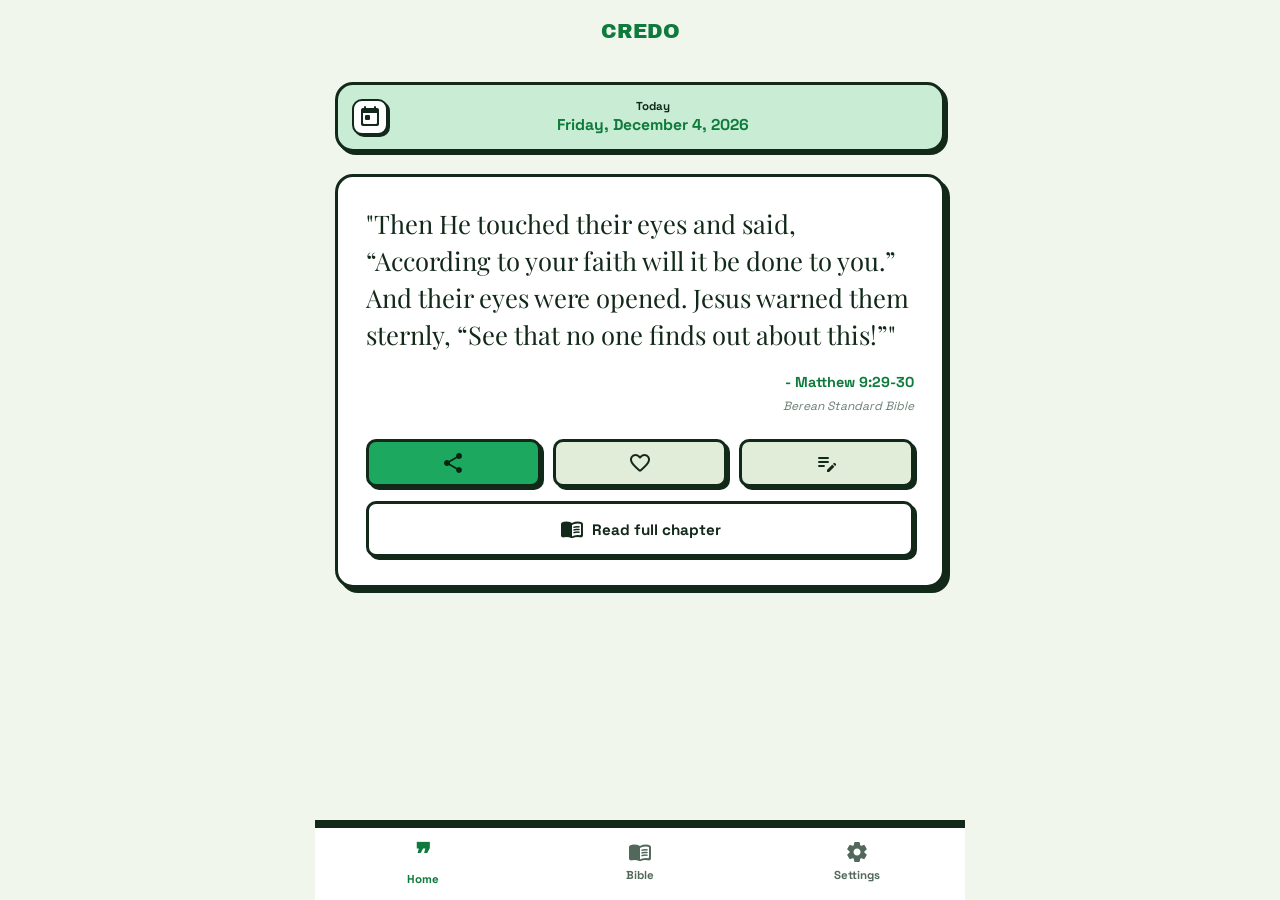
<file: public/index.html>
<!DOCTYPE html>
<html lang="en">
<head>
    <meta charset="UTF-8">
    <meta name="viewport" content="width=device-width, initial-scale=1.0, viewport-fit=cover">
    <meta name="mobile-web-app-capable" content="yes">
    <meta name="apple-mobile-web-app-capable" content="yes">
    <meta name="apple-mobile-web-app-status-bar-style" content="black-translucent">
    <meta name="theme-color" content="#F1F6EC">
    <link rel="manifest" href="manifest.json">
    <link rel="icon" href="data:image/svg+xml,%3Csvg xmlns='http://www.w3.org/2000/svg' viewBox='0 0 32 32'%3E%3Crect x='2' y='4' width='27' height='27' rx='6' fill='%231CA85E'/%3E%3Crect x='5' y='1' width='27' height='27' rx='6' fill='%23FFFFFF' stroke='%2312291A' stroke-width='2'/%3E%3Ctext x='18' y='21' font-size='15' font-family='Arial Black,Arial,sans-serif' font-weight='900' text-anchor='middle' fill='%2312291A'%3EC%3C/text%3E%3C/svg%3E">
    <link rel="apple-touch-icon" href="icons/icon-192x192.png">

    <title>Credo – Daily Gospel Verse</title>
    <meta name="description" content="A daily Bible verse — the Gospel passage of the day from the Berean Standard Bible (BSB). Save favorites, write private notes and share it as a 9:16 image. Free web app and PWA.">
    <meta name="keywords" content="daily bible verse, gospel of the day, daily gospel, berean standard bible, bsb, scripture, bible passages, liturgical calendar, christian web app, bible pwa">
    <meta name="author" content="Lovro Abram">
    <link rel="canonical" href="https://credo.labram.workers.dev/">

    <!-- Open Graph -->
    <meta property="og:type" content="website">
    <meta property="og:site_name" content="Credo">
    <meta property="og:url" content="https://credo.labram.workers.dev/">
    <meta property="og:title" content="Credo – Daily Gospel Verse">
    <meta property="og:description" content="A Gospel verse every day — favorites, notes and a wallpaper editor. Free Bible web app.">
    <meta property="og:image" content="https://credo.labram.workers.dev/og-image.png">
    <meta property="og:image:width" content="1200">
    <meta property="og:image:height" content="630">
    <meta property="og:image:alt" content="Credo – daily Gospel verse, Berean Standard Bible">
    <meta property="og:locale" content="en_US">

    <!-- Twitter Card -->
    <meta name="twitter:card" content="summary_large_image">
    <meta name="twitter:title" content="Credo – Daily Gospel Verse">
    <meta name="twitter:description" content="A Gospel verse every day — from the Berean Standard Bible.">
    <meta name="twitter:image" content="https://credo.labram.workers.dev/og-image.png">
    <meta name="twitter:image:alt" content="Credo – daily Gospel verse, Berean Standard Bible">

    <!-- Structured data -->
    <script type="application/ld+json">
    {
      "@context": "https://schema.org",
      "@type": "WebApplication",
      "name": "Credo",
      "alternateName": "Credo – Daily Gospel Verse",
      "url": "https://credo.labram.workers.dev/",
      "applicationCategory": "LifestyleApplication",
      "operatingSystem": "Any",
      "description": "A Bible (Gospel) verse every day from the Berean Standard Bible (public domain), following the daily liturgical calendar. Save favorites, write notes and create wallpapers. Free English-language PWA.",
      "inLanguage": "en",
      "isAccessibleForFree": true,
      "offers": {
        "@type": "Offer",
        "price": "0",
        "priceCurrency": "EUR"
      }
    }
    </script>
    <link rel="stylesheet" href="css/fonts.css?v=28">
    <link rel="stylesheet" href="css/style.css?v=28">
</head>
<body data-page="home">

    <div id="app-container">
        <header>
            <h1>Credo</h1>
        </header>

        <main>
            <div class="card date-card">
                <button class="date-picker-btn" onclick="openDatePicker()" aria-label="Choose date">
                    <span class="material-icons-round" aria-hidden="true">today</span>
                </button>
                <div class="date-content">
                    <div id="date-label" class="date-label" data-i18n="today">Today</div>
                    <div id="current-date" class="date-text">...</div>
                </div>
                <input type="date" id="hidden-date-input" onchange="handleDateChange(this.value)" tabindex="-1" aria-label="Change date" style="opacity: 0; position: absolute; pointer-events: none; width:1px; height:1px;">
            </div>

            <div class="card">
                <div id="quote-content-wrapper">
                    <div id="daily-quote-text" class="quote-text">...</div>
                    <div id="daily-quote-author" class="quote-author"></div>
                    <div id="daily-quote-source" class="quote-source" style="display:none;"></div>
                    <div class="action-buttons">
                        <button class="action-btn primary" onclick="onShareClick()" aria-label="Share passage">
                            <span class="material-icons-round" aria-hidden="true">share</span>
                        </button>
                        <button id="btn-fav-daily" class="action-btn fav" onclick="toggleCurrentFavorite()" aria-label="Save to favorites">
                            <span class="material-icons-round" aria-hidden="true">favorite_border</span>
                        </button>
                        <button class="action-btn" onclick="openNotesModal()" aria-label="Add a thought">
                            <span class="material-icons-round" aria-hidden="true">edit_note</span>
                        </button>
                    </div>
                    <!-- Deep link into the Bible reader: opens the WHOLE chapter
                         of the daily verse and highlights + scrolls to the verse. -->
                    <button id="btn-full-chapter" class="btn btn-secondary" onclick="goToFullChapter()" style="display:none; width:100%; margin-top:14px;">
                        <span class="material-icons-round" aria-hidden="true">menu_book</span>
                        <span data-i18n="read_full_chapter">Read full chapter</span>
                    </button>
                </div>
            </div>
        </main>

        <!-- Bottom Navigation -->
        <nav class="bottom-nav">
            <a href="./" class="nav-item active">
                <span class="nav-quote-icon" aria-hidden="true">❞</span>
                <span data-i18n="nav_today">Home</span>
            </a>
            <a href="bible" class="nav-item">
                <span class="material-icons-round" aria-hidden="true">menu_book</span>
                <span data-i18n="nav_bible">Bible</span>
            </a>
            <a href="settings" class="nav-item">
                <span class="material-icons-round" aria-hidden="true">settings</span>
                <span data-i18n="nav_settings">Settings</span>
            </a>
        </nav>
    </div>

    <!-- Notes Modal -->
    <div id="notes-modal" class="modal-overlay" role="dialog" aria-modal="true" aria-labelledby="notes-modal-title">
        <div class="modal-card">
            <div class="modal-header">
                <h3 class="modal-title" id="notes-modal-title" data-i18n="my_thoughts">My Thoughts</h3>
                <button class="btn btn-icon-only btn-secondary" style="width:auto;" onclick="closeNotesModal()">
                    <span class="material-icons-round" aria-hidden="true">close</span>
                </button>
            </div>
            <div id="modal-quote-ref" class="modal-quote-ref">
                <span id="modal-quote-text" class="modal-quote-text">...</span>
                <span id="modal-quote-author" class="modal-quote-author">...</span>
            </div>

            <textarea id="modal-note-input" class="modal-note-area" placeholder="..." oninput="saveNoteFromModal()"></textarea>
            <button class="btn btn-primary" onclick="closeNotesModal()" data-i18n="save_close">Save & Close</button>
        </div>
    </div>

    <!-- Share Modal -->
    <div id="share-modal" class="modal-overlay" role="dialog" aria-modal="true" aria-labelledby="share-modal-title">
        <div class="modal-card">
            <div class="modal-header">
                <h3 class="modal-title" id="share-modal-title" data-i18n="share_quote">Share Passage</h3>
                <button class="btn btn-icon-only btn-secondary" style="width:auto;" onclick="closeShareModal()">
                    <span class="material-icons-round" aria-hidden="true">close</span>
                </button>
            </div>
            <div id="share-quote-ref" class="modal-quote-ref">
                <span id="share-quote-text" class="modal-quote-text">...</span>
                <span id="share-quote-author" class="modal-quote-author">...</span>
            </div>

            <div class="share-options">
                <button class="share-option" onclick="shareDesktopAction('download')">
                    <span class="share-icon si-download"><span class="material-icons-round" aria-hidden="true">download</span></span>
                    <span class="share-label" data-i18n="share_download">Download image</span>
                    <span class="share-hint" data-i18n="share_hint_download">9:16 image</span>
                </button>
                <button class="share-option" onclick="shareDesktopAction('copy')">
                    <span class="share-icon si-copy"><span class="material-icons-round" aria-hidden="true">content_copy</span></span>
                    <span class="share-label" data-i18n="share_copy_text">Copy passage</span>
                    <span class="share-hint" data-i18n="share_hint_text">text + link</span>
                </button>
            </div>

            <p class="share-note" data-i18n="share_note">The image is 9:16 — perfect for an Instagram story or wallpaper. On phones, the Share button opens the system share sheet right away, with the image and the passage.</p>
        </div>
    </div>

    <!-- Toast -->
    <div id="toast" class="toast" role="status" aria-live="polite">
        <span class="material-icons-round toast-icon" aria-hidden="true">check_circle</span>
        <span id="toast-message">Message</span>
    </div>

    <script src="js/app.js?v=28"></script>
    <script>
        function openDatePicker() {
            const input = document.getElementById('hidden-date-input');
            if (input.showPicker) {
                try {
                    input.showPicker();
                } catch (e) {
                    input.click();
                }
            } else {
                input.click();
            }
        }

        // Initialize home page
        document.addEventListener('DOMContentLoaded', () => {
            loadSettings();
            loadDate();
            loadDailyQuote();
            updateTexts();
        });
    </script>
</body>
</html>
</file>
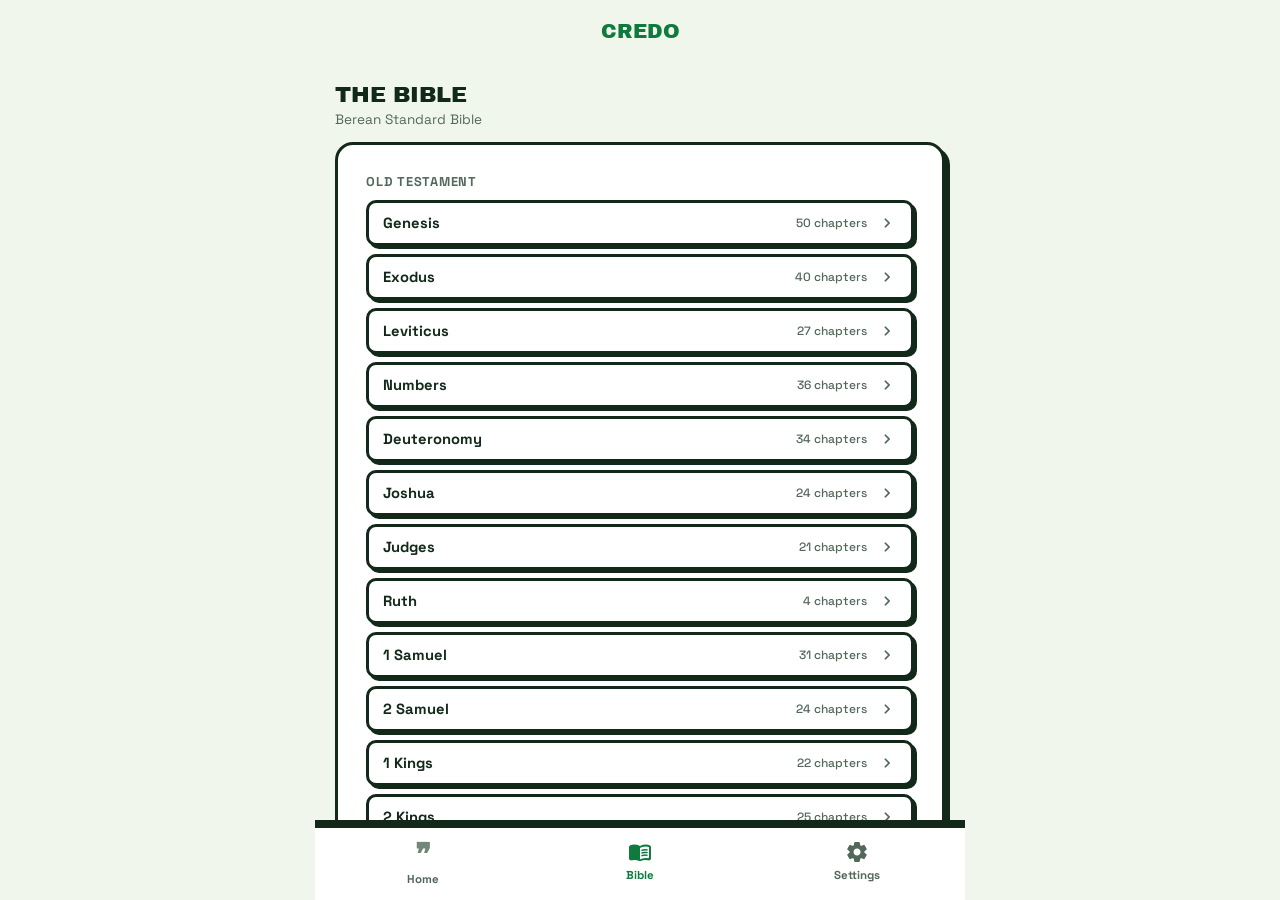
<file: public/bible.html>
<!DOCTYPE html>
<html lang="en">
<head>
    <meta charset="UTF-8">
    <meta name="viewport" content="width=device-width, initial-scale=1.0, viewport-fit=cover">
    <meta name="mobile-web-app-capable" content="yes">
    <meta name="apple-mobile-web-app-capable" content="yes">
    <meta name="apple-mobile-web-app-status-bar-style" content="black-translucent">
    <meta name="theme-color" content="#F1F6EC">
    <link rel="manifest" href="manifest.json">
    <link rel="icon" href="data:image/svg+xml,%3Csvg xmlns='http://www.w3.org/2000/svg' viewBox='0 0 32 32'%3E%3Crect x='2' y='4' width='27' height='27' rx='6' fill='%231CA85E'/%3E%3Crect x='5' y='1' width='27' height='27' rx='6' fill='%23FFFFFF' stroke='%2312291A' stroke-width='2'/%3E%3Ctext x='18' y='21' font-size='15' font-family='Arial Black,Arial,sans-serif' font-weight='900' text-anchor='middle' fill='%2312291A'%3EC%3C/text%3E%3C/svg%3E">
    <link rel="apple-touch-icon" href="icons/icon-192x192.png">

    <title>Bible – Credo</title>
    <meta name="description" content="Read the whole Holy Bible online — all 66 books in the Berean Standard Bible (BSB, public domain). Free web app and PWA.">
    <meta name="robots" content="noindex, follow">
    <link rel="canonical" href="https://credo.labram.workers.dev/bible">

    <!-- Open Graph -->
    <meta property="og:type" content="website">
    <meta property="og:site_name" content="Credo">
    <meta property="og:url" content="https://credo.labram.workers.dev/bible">
    <meta property="og:title" content="Bible – Credo">
    <meta property="og:description" content="Read the whole Holy Bible online — Berean Standard Bible (public domain).">
    <meta property="og:image" content="https://credo.labram.workers.dev/og-image.png">
    <meta property="og:image:width" content="1200">
    <meta property="og:image:height" content="630">
    <meta property="og:locale" content="en_US">
    <link rel="stylesheet" href="css/fonts.css?v=28">
    <link rel="stylesheet" href="css/style.css?v=28">
</head>
<body data-page="bible">

    <div id="app-container">
        <header>
            <!-- Back arrow lives IN the header, same line as the Credo title
                 (same pattern as the wallpaper editor). The header is part of
                 the fixed app shell, so it stays put however far the chapter
                 text is scrolled. Shown only while a chapter is open —
                 bible.js toggles .show. -->
            <button class="bible-back" id="bible-back" onclick="backToLibrary()" aria-label="All books">
                <span class="material-icons-round" aria-hidden="true">arrow_back</span>
            </button>
            <h1>Credo</h1>
        </header>

        <main>
            <h2 class="vh" data-i18n="nav_bible">Bible</h2>

            <!-- Offline state: shown when the book index cannot be fetched.
                 Bible reading is online-only BY DESIGN (see sw.js — bsb-full
                 data is never cached); daily passage + favorites + notes
                 still work offline. -->
            <div id="bible-offline" class="card bible-offline" style="display:none;">
                <span class="material-icons-round bible-offline-icon" aria-hidden="true">wifi_off</span>
                <div class="bible-offline-title" data-i18n="bible_offline_title">You're offline</div>
                <p class="bible-offline-text" data-i18n="bible_offline_text">Reading the whole Bible needs an internet connection. Your daily passage, favorites and notes still work offline.</p>
                <button class="btn btn-primary" onclick="location.reload()">
                    <span class="material-icons-round" aria-hidden="true">refresh</span>
                    <span data-i18n="bible_retry">Try again</span>
                </button>
            </div>

            <!-- Library: pick a book. Tapping a book expands its chapters
                 inline (accordion) right below the book row — no separate
                 chapter screen. -->
            <div id="bible-library" style="display:none;">
                <div class="bible-page-head">
                    <div class="bible-page-title" data-i18n="bible_title">The Bible</div>
                    <div class="bible-page-sub">Berean Standard Bible</div>
                </div>

                <div id="bible-continue" style="display:none;">
                    <button id="bible-continue-btn" class="btn btn-secondary continue-chip" onclick="continueReading()">
                        <span class="material-icons-round" aria-hidden="true">play_arrow</span>
                        <span id="bible-continue-label">Continue reading</span>
                    </button>
                </div>

                <div class="card">
                    <div class="bible-section-title" data-i18n="old_testament">Old Testament</div>
                    <div id="books-ot" class="book-list"></div>
                    <div class="bible-section-title" style="margin-top:18px;" data-i18n="new_testament">New Testament</div>
                    <div id="books-nt" class="book-list"></div>
                </div>
            </div>

            <!-- Chapter reading view -->
            <div id="bible-chapter" style="display:none;">
                <div class="card chapter-card">
                    <div class="chapter-title" id="chapter-view-title">Chapter</div>
                    <div id="chapter-verses" class="chapter-verses"></div>

                    <div class="chapter-nav">
                        <button class="btn btn-secondary" id="btn-prev-chapter" onclick="gotoChapterRelative(-1)">
                            <span class="material-icons-round" aria-hidden="true">chevron_left</span>
                            <span data-i18n="prev_chapter">Previous</span>
                        </button>
                        <button class="btn btn-primary" id="btn-next-chapter" onclick="gotoChapterRelative(1)">
                            <span data-i18n="next_chapter">Next</span>
                            <span class="material-icons-round" aria-hidden="true">chevron_right</span>
                        </button>
                    </div>
                </div>
                <p class="bible-attribution" id="bible-attribution">Berean Standard Bible (BSB) — public domain.</p>
            </div>

            <!-- Loading indicator -->
            <div id="bible-loading" class="bible-loading" style="display:none;">
                <span class="material-icons-round" aria-hidden="true">hourglass_empty</span>
                <span data-i18n="loading_chapter">Loading chapter...</span>
            </div>

            <!-- Floating bar for the selected verse(s): favorite / note / copy.
                 Shown by bible.js whenever at least one verse is selected. -->
            <div id="selection-bar" class="selection-bar" style="display:none;" role="toolbar" aria-label="Actions for selected verses">
                <button type="button" class="verse-action" id="sel-fav" aria-label="Save to favorites" onclick="toggleFavoritesForSelection()">
                    <span class="material-icons-round" aria-hidden="true">favorite_border</span>
                </button>
                <button type="button" class="verse-action" id="sel-note" aria-label="Add a thought" onclick="openNoteForSelection()">
                    <span class="material-icons-round" aria-hidden="true">edit_note</span>
                </button>
                <button type="button" class="verse-action" id="sel-copy" aria-label="Copy selected verses" onclick="copySelectedVerses()">
                    <span class="material-icons-round" aria-hidden="true">content_copy</span>
                </button>
            </div>
        </main>

        <!-- Bottom Navigation -->
        <nav class="bottom-nav">
            <a href="./" class="nav-item">
                <span class="nav-quote-icon" aria-hidden="true">❞</span>
                <span data-i18n="nav_today">Home</span>
            </a>
            <a href="bible" class="nav-item active">
                <span class="material-icons-round" aria-hidden="true">menu_book</span>
                <span data-i18n="nav_bible">Bible</span>
            </a>
            <a href="settings" class="nav-item">
                <span class="material-icons-round" aria-hidden="true">settings</span>
                <span data-i18n="nav_settings">Settings</span>
            </a>
        </nav>
    </div>

    <!-- Notes Modal (shared markup, same as index/saved) -->
    <div id="notes-modal" class="modal-overlay" role="dialog" aria-modal="true" aria-labelledby="notes-modal-title">
        <div class="modal-card">
            <div class="modal-header">
                <h3 class="modal-title" id="notes-modal-title" data-i18n="my_thoughts">My Thoughts</h3>
                <button class="btn btn-icon-only btn-secondary" style="width:auto;" onclick="closeNotesModal()">
                    <span class="material-icons-round" aria-hidden="true">close</span>
                </button>
            </div>
            <div id="modal-quote-ref" class="modal-quote-ref">
                <span id="modal-quote-text" class="modal-quote-text">...</span>
                <span id="modal-quote-author" class="modal-quote-author">...</span>
            </div>

            <textarea id="modal-note-input" class="modal-note-area" placeholder="..." oninput="saveNoteFromModal()"></textarea>
            <button class="btn btn-primary" onclick="closeNotesModal()" data-i18n="save_close">Save & Close</button>
        </div>
    </div>

    <!-- Toast -->
    <div id="toast" class="toast" role="status" aria-live="polite">
        <span class="material-icons-round toast-icon" aria-hidden="true">check_circle</span>
        <span id="toast-message">Message</span>
    </div>

    <script src="js/app.js?v=28"></script>
    <script src="js/bible.js?v=28"></script>
    <script>
        // Initialize Bible page
        document.addEventListener('DOMContentLoaded', () => {
            loadSettings();
            updateTexts();
            initBible();
        });
    </script>
</body>
</html>
</file>
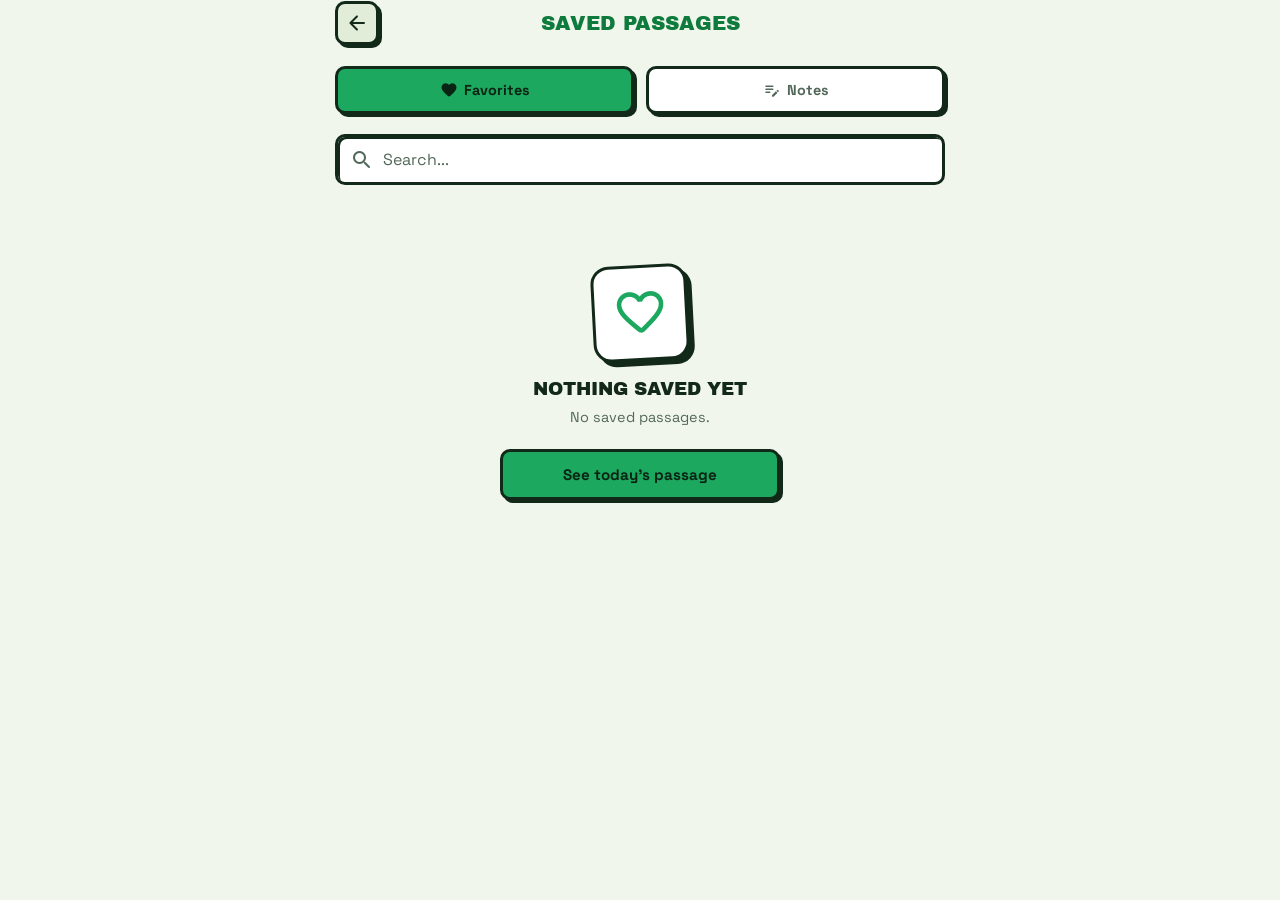
<file: public/saved.html>
<!DOCTYPE html>
<html lang="en">
<head>
    <meta charset="UTF-8">
    <meta name="viewport" content="width=device-width, initial-scale=1.0, viewport-fit=cover">
    <meta name="mobile-web-app-capable" content="yes">
    <meta name="apple-mobile-web-app-capable" content="yes">
    <meta name="apple-mobile-web-app-status-bar-style" content="black-translucent">
    <meta name="theme-color" content="#F1F6EC">
    <link rel="manifest" href="manifest.json">
    <link rel="icon" href="data:image/svg+xml,%3Csvg xmlns='http://www.w3.org/2000/svg' viewBox='0 0 32 32'%3E%3Crect x='2' y='4' width='27' height='27' rx='6' fill='%231CA85E'/%3E%3Crect x='5' y='1' width='27' height='27' rx='6' fill='%23FFFFFF' stroke='%2312291A' stroke-width='2'/%3E%3Ctext x='18' y='21' font-size='15' font-family='Arial Black,Arial,sans-serif' font-weight='900' text-anchor='middle' fill='%2312291A'%3EC%3C/text%3E%3C/svg%3E">
    <link rel="apple-touch-icon" href="icons/icon-192x192.png">
    
    <title>Saved Passages – Credo</title>
    <meta name="description" content="Your saved Bible passages and personal notes in the Credo app.">
    <meta name="robots" content="noindex, follow">
    <link rel="canonical" href="https://credo.labram.workers.dev/saved">
    
    <!-- Open Graph -->
    <meta property="og:type" content="website">
    <meta property="og:site_name" content="Credo">
    <meta property="og:url" content="https://credo.labram.workers.dev/saved">
    <meta property="og:title" content="Saved Passages – Credo">
    <meta property="og:description" content="Your saved Bible passages and personal notes.">
    <meta property="og:image" content="https://credo.labram.workers.dev/og-image.png">
    <meta property="og:image:width" content="1200">
    <meta property="og:image:height" content="630">
    <meta property="og:image:alt" content="Credo – daily Gospel verse, Berean Standard Bible">
    <meta property="og:locale" content="en_US">

    <!-- Twitter Card -->
    <meta name="twitter:card" content="summary_large_image">
    <meta name="twitter:title" content="Saved Passages – Credo">
    <meta name="twitter:description" content="Your saved Bible passages and personal notes, stored only in your browser.">
    <meta name="twitter:image" content="https://credo.labram.workers.dev/og-image.png">
    <meta name="twitter:image:alt" content="Credo – daily Gospel verse, Berean Standard Bible">
    <link rel="stylesheet" href="css/fonts.css?v=28">
    <link rel="stylesheet" href="css/style.css?v=28">
</head>
<body data-page="saved">

    <div id="app-container">
        <!-- Header with a BACK ARROW (like wallpaper.html): Saved is reached
             from the Settings card, so it navigates back there. No bottom
             navigation on this page — the arrow replaces it. -->
        <header style="padding: 12px 20px; flex-shrink: 0;">
            <button class="back-btn" onclick="window.location.href='settings'" style="display: flex; position: absolute; left: 20px; top: 50%; transform: translateY(-50%);" aria-label="Back to settings">
                <span class="material-icons-round" aria-hidden="true">arrow_back</span>
            </button>
            <h1 data-i18n="saved_link">Saved Passages</h1>
        </header>

        <main>
            <h2 class="vh" data-i18n="nav_saved">Saved</h2>
            <div class="saved-tabs" role="tablist" aria-label="Saved content">
                <button type="button" class="saved-tab active" id="tab-fav" role="tab" aria-selected="true" aria-controls="saved-favorites-container" onclick="switchSavedTab('fav')">
                    <span class="material-icons-round" aria-hidden="true">favorite</span>
                    <span data-i18n="favorites">Favorites</span>
                </button>
                <button type="button" class="saved-tab" id="tab-notes" role="tab" aria-selected="false" aria-controls="saved-notes-container" onclick="switchSavedTab('notes')">
                    <span class="material-icons-round" aria-hidden="true">edit_note</span>
                    <span data-i18n="notes">Notes</span>
                </button>
            </div>

            <div class="search-container">
                <div class="search-input-wrapper">
                    <span class="material-icons-round" aria-hidden="true">search</span>
                    <input type="text" id="search-input" class="search-input" placeholder="Search..." oninput="handleSearch(this.value)">
                </div>
            </div>

            <div id="saved-favorites-container" role="tabpanel" aria-labelledby="tab-fav">
                <div id="favorites-list"></div>
                <div id="no-favorites" class="empty-state" style="display:none;">
                    <span class="material-icons-round empty-icon" aria-hidden="true">favorite_border</span>
                    <div class="empty-title" data-i18n="empty_fav_title">Nothing saved yet</div>
                    <p data-i18n="no_fav">No saved passages.</p>
                    <a href="./" class="btn btn-primary" data-i18n="empty_cta">See today's passage</a>
                </div>
            </div>

            <div id="saved-notes-container" role="tabpanel" aria-labelledby="tab-notes" style="display: none;">
                <div id="notes-list"></div>
                <div id="no-notes" class="empty-state" style="display:none;">
                    <span class="material-icons-round empty-icon" aria-hidden="true">edit_note</span>
                    <div class="empty-title" data-i18n="empty_notes_title">No thoughts yet</div>
                    <p data-i18n="no_notes">No thoughts written.</p>
                    <a href="./" class="btn btn-primary" data-i18n="empty_cta">See today's passage</a>
                </div>
            </div>
        </main>
    </div>

    <!-- Notes Modal -->
    <div id="notes-modal" class="modal-overlay" role="dialog" aria-modal="true" aria-labelledby="notes-modal-title">
        <div class="modal-card">
            <div class="modal-header">
                <h3 class="modal-title" id="notes-modal-title" data-i18n="my_thoughts">My Thoughts</h3>
                <button class="btn btn-icon-only btn-secondary" style="width:auto;" onclick="closeNotesModal()">
                    <span class="material-icons-round" aria-hidden="true">close</span>
                </button>
            </div>
            <div id="modal-quote-ref" class="modal-quote-ref">
                <span id="modal-quote-text" class="modal-quote-text">...</span>
                <span id="modal-quote-author" class="modal-quote-author">...</span>
            </div>
            
            <textarea id="modal-note-input" class="modal-note-area" placeholder="..." oninput="saveNoteFromModal()"></textarea>
            <button class="btn btn-primary" onclick="closeNotesModal()" data-i18n="save_close">Save & Close</button>
        </div>
    </div>

    <!-- Delete Modal -->
    <div id="delete-modal" class="modal-overlay" role="dialog" aria-modal="true" aria-labelledby="delete-modal-title" onclick="closeDeleteModal(event)">
        <div class="modal-card">
            <span class="material-icons-round" aria-hidden="true" style="color:var(--red); font-size:48px; display:block; width:100%; text-align:center; margin-bottom:15px;">warning</span>
            <h3 class="modal-title" style="text-align:center;" id="delete-modal-title" data-i18n="delete_confirm_title">Remove Favorite?</h3>
            <p style="color:var(--ink-soft); margin-bottom:25px; text-align:center;" id="delete-modal-text" data-i18n="delete_confirm_text">Are you sure you want to remove this passage from your favorites?</p>
            <div style="display:flex; flex-direction:column; gap:10px;">
                <button class="btn btn-secondary" onclick="closeDeleteModal(null, true)" data-i18n="cancel">Cancel</button>
                <button class="btn btn-danger" id="confirm-delete-btn" onclick="confirmDelete()" data-i18n="delete_yes">Yes, Delete</button>
            </div>
        </div>
    </div>

    <!-- Toast -->
    <div id="toast" class="toast" role="status" aria-live="polite">
        <span class="material-icons-round toast-icon" aria-hidden="true">check_circle</span>
        <span id="toast-message">Message</span>
    </div>

    <script src="js/app.js?v=28"></script>
    <script>
        // Initialize saved page
        document.addEventListener('DOMContentLoaded', () => {
            loadSettings();
            updateTexts();
            document.getElementById('search-input').value = "";
            searchQuery = "";
            renderSaved();
        });
    </script>
</body>
</html>
</file>
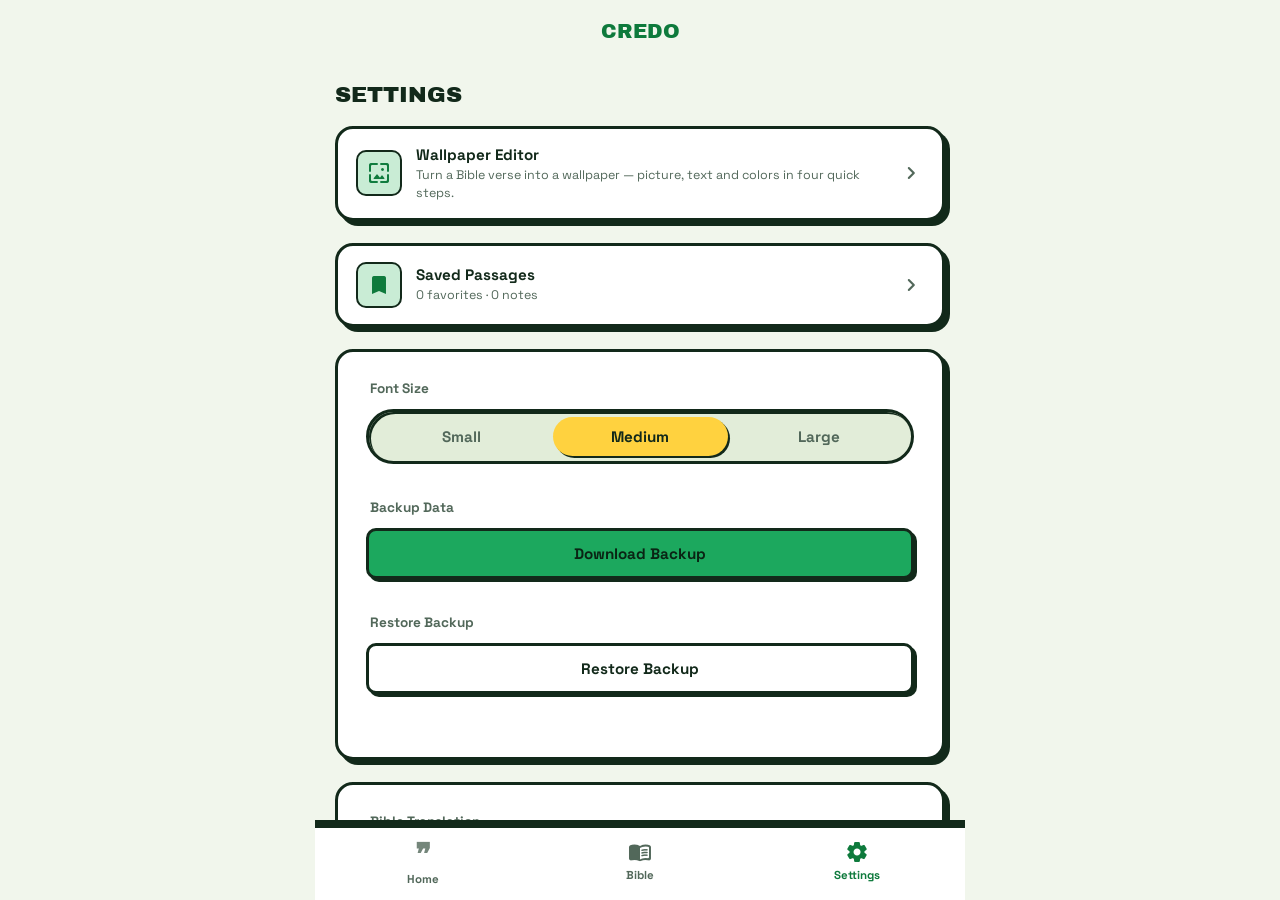
<file: public/settings.html>
<!DOCTYPE html>
<html lang="en">
<head>
    <meta charset="UTF-8">
    <meta name="viewport" content="width=device-width, initial-scale=1.0, viewport-fit=cover">
    <meta name="mobile-web-app-capable" content="yes">
    <meta name="apple-mobile-web-app-capable" content="yes">
    <meta name="apple-mobile-web-app-status-bar-style" content="black-translucent">
    <meta name="theme-color" content="#F1F6EC">
    <link rel="manifest" href="manifest.json">
    <link rel="icon" href="data:image/svg+xml,%3Csvg xmlns='http://www.w3.org/2000/svg' viewBox='0 0 32 32'%3E%3Crect x='2' y='4' width='27' height='27' rx='6' fill='%231CA85E'/%3E%3Crect x='5' y='1' width='27' height='27' rx='6' fill='%23FFFFFF' stroke='%2312291A' stroke-width='2'/%3E%3Ctext x='18' y='21' font-size='15' font-family='Arial Black,Arial,sans-serif' font-weight='900' text-anchor='middle' fill='%2312291A'%3EC%3C/text%3E%3C/svg%3E">
    <link rel="apple-touch-icon" href="icons/icon-192x192.png">
    
    <title>Settings – Credo</title>
    <meta name="description" content="Credo app settings: font size, wallpaper editor, backup and restore.">
    <meta name="robots" content="noindex, follow">
    <link rel="canonical" href="https://credo.labram.workers.dev/settings">
    
    <!-- Open Graph -->
    <meta property="og:type" content="website">
    <meta property="og:site_name" content="Credo">
    <meta property="og:url" content="https://credo.labram.workers.dev/settings">
    <meta property="og:title" content="Settings – Credo">
    <meta property="og:description" content="Credo app settings: font size, wallpaper editor, backup and restore.">
    <meta property="og:image" content="https://credo.labram.workers.dev/og-image.png">
    <meta property="og:image:width" content="1200">
    <meta property="og:image:height" content="630">
    <meta property="og:image:alt" content="Credo – daily Gospel verse, Berean Standard Bible">
    <meta property="og:locale" content="en_US">

    <!-- Twitter Card -->
    <meta name="twitter:card" content="summary_large_image">
    <meta name="twitter:title" content="Settings – Credo">
    <meta name="twitter:description" content="Credo app settings: font size, wallpaper editor, backup and restore.">
    <meta name="twitter:image" content="https://credo.labram.workers.dev/og-image.png">
    <meta name="twitter:image:alt" content="Credo – daily Gospel verse, Berean Standard Bible">
    <link rel="stylesheet" href="css/fonts.css?v=28">
    <link rel="stylesheet" href="css/style.css?v=28">
</head>
<body data-page="settings">

    <div id="app-container">
        <header>
            <h1>Credo</h1>
        </header>

        <main>
            <h2 style="margin-top:0; font-size: 1.4rem; color: var(--ink); font-family: var(--font-display); font-weight: 400; text-transform: uppercase;" data-i18n="settings">Settings</h2>

            <!-- 1 · PWA install card. Hidden until the browser fires
                 beforeinstallprompt (js/app.js shows it) — but whenever it
                 IS visible it must always be the very first card. -->
            <div id="install-pwa-btn" class="card" style="display: none; align-items: center; justify-content: space-between; border-color: var(--green); padding: 20px;">
                <div style="display: flex; align-items: center; gap: 15px;">
                    <span class="material-icons-round" aria-hidden="true" style="color: var(--accent-color); font-size: 32px;">download_for_offline</span>
                    <div>
                        <div style="font-weight: 700; color: var(--text-primary);" data-i18n="pwa_install_title">Download App</div>
                        <div style="font-size: 0.8rem; color: var(--text-secondary);" data-i18n="pwa_install_desc">Use Credo anywhere, even offline.</div>
                    </div>
                </div>
                <button class="btn btn-primary" onclick="installPWA()" style="width: auto; padding: 10px 20px;" data-i18n="pwa_install_btn">Install</button>
            </div>

            <!-- 2 · Wallpaper Editor — a full card you can tap anywhere,
                 not just a button. -->
            <a class="card link-card" href="wallpaper" aria-label="Open the Wallpaper Editor">
                <span class="link-card-icon" aria-hidden="true">
                    <span class="material-icons-round">wallpaper</span>
                </span>
                <span class="link-card-body">
                    <span class="link-card-title" data-i18n="wallpaper_editor">Wallpaper Editor</span>
                    <span class="link-card-desc">Turn a Bible verse into a wallpaper — picture, text and colors in four quick steps.</span>
                </span>
                <span class="material-icons-round link-card-chevron" aria-hidden="true">chevron_right</span>
            </a>

            <!-- 3 · Saved Passages — same full-card treatment, with a live
                 count of favorites and notes. The page itself still lives
                 at /saved so existing bookmarks and PWA shortcuts work. -->
            <a class="card link-card" href="saved" aria-label="Open Saved Passages">
                <span class="link-card-icon" aria-hidden="true">
                    <span class="material-icons-round">bookmark</span>
                </span>
                <span class="link-card-body">
                    <span class="link-card-title" data-i18n="saved_link">Saved Passages</span>
                    <span class="link-card-desc" id="saved-count-desc">Your favorites and notes</span>
                </span>
                <span class="material-icons-round link-card-chevron" aria-hidden="true">chevron_right</span>
            </a>

            <!-- 4 · Font size, backup, restore -->
            <div class="card">
                <div class="setting-item">
                    <label class="setting-label" id="font-size-label" data-i18n="font_size">Font Size</label>
                    <div class="segment-control" id="font-control" role="radiogroup" aria-labelledby="font-size-label">
                        <div class="segment-pill" aria-hidden="true"></div>
                        <button type="button" class="segment-opt" role="radio" aria-checked="false" data-value="small" onclick="changeFontSize('small')" data-i18n="small">Small</button>
                        <button type="button" class="segment-opt" role="radio" aria-checked="false" data-value="medium" onclick="changeFontSize('medium')" data-i18n="medium">Medium</button>
                        <button type="button" class="segment-opt" role="radio" aria-checked="false" data-value="large" onclick="changeFontSize('large')" data-i18n="large">Large</button>
                    </div>
                </div>
                <div class="setting-item">
                    <span class="setting-label" data-i18n="backup">Backup Data</span>
                    <div class="setting-control">
                        <button class="btn btn-primary" onclick="exportBackup()" data-i18n="download_backup">Download Backup</button>
                    </div>
                </div>
                <div class="setting-item" style="border-bottom: none;">
                    <span class="setting-label" data-i18n="restore">Restore Backup</span>
                    <div class="setting-control">
                        <input type="file" id="restore-file" accept=".credo,.thinkel,.json" onchange="importBackup(this)">
                        <label for="restore-file" class="btn btn-secondary" data-i18n="restore">Restore Backup</label>
                    </div>
                </div>
            </div>

            <!-- 5 · Bible translation license -->
            <div class="card">
                <div class="setting-item" style="border-bottom: none;">
                    <span class="setting-label">Bible Translation</span>
                    <div style="font-size: 0.85rem; color: var(--text-secondary); line-height: 1.55; text-align: right;">
                        Berean Standard Bible (BSB) — public domain.
                        Produced in cooperation with Bible Hub, Discovery Bible,
                        OpenBible.com and the Berean Bible Translation Committee.
                    </div>
                </div>
            </div>
        </main>

        <!-- Bottom Navigation -->
        <nav class="bottom-nav">
            <a href="./" class="nav-item">
                <span class="nav-quote-icon" aria-hidden="true">❞</span>
                <span data-i18n="nav_today">Home</span>
            </a>
            <a href="bible" class="nav-item">
                <span class="material-icons-round" aria-hidden="true">menu_book</span>
                <span data-i18n="nav_bible">Bible</span>
            </a>
            <a href="settings" class="nav-item active">
                <span class="material-icons-round" aria-hidden="true">settings</span>
                <span data-i18n="nav_settings">Settings</span>
            </a>
        </nav>
    </div>

    <!-- Toast -->
    <div id="toast" class="toast" role="status" aria-live="polite">
        <span class="material-icons-round toast-icon" aria-hidden="true">check_circle</span>
        <span id="toast-message">Message</span>
    </div>

    <script src="js/app.js?v=28"></script>
    <script>
        // Live count for the Saved Passages card — ALWAYS visible, even when
        // both are empty: "0 favorites · 0 notes" tells the user at a glance
        // where their saves live and that the counter is working.
        function updateSavedCount() {
            let favs = 0, notes = 0;
            try {
                const raw = JSON.parse(localStorage.getItem('favorites') || '[]');
                if (Array.isArray(raw)) favs = raw.length;
            } catch (e) { /* keep 0 */ }
            try {
                notes = Object.keys(localStorage).filter(k => k.indexOf('note_') === 0).length;
            } catch (e) { /* keep 0 */ }
            const el = document.getElementById('saved-count-desc');
            if (!el) return;
            el.textContent = favs + ' favorite' + (favs === 1 ? '' : 's') +
                ' \u00B7 ' + notes + ' note' + (notes === 1 ? '' : 's');
        }

        // Initialize settings page
        document.addEventListener('DOMContentLoaded', () => {
            loadSettings();
            updateTexts();
            updateSavedCount();
            requestAnimationFrame(() => {
                updateControlUI('font-control', localStorage.getItem('fontSize') || 'medium');
            });
        });
    </script>
</body>
</html>
</file>
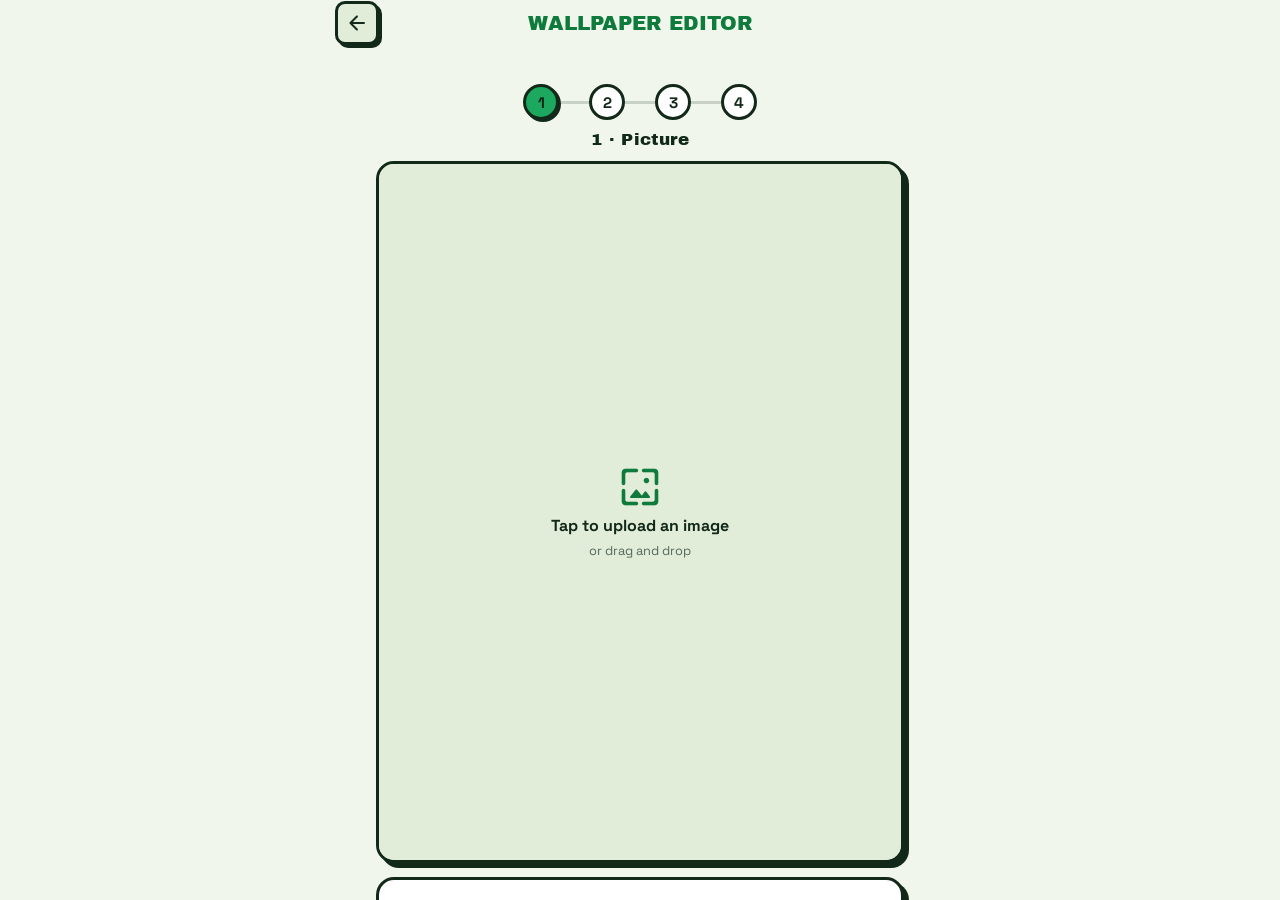
<file: public/wallpaper.html>
<!DOCTYPE html>
<html lang="en">
<head>
    <meta charset="UTF-8">
    <meta name="viewport" content="width=device-width, initial-scale=1.0, viewport-fit=cover">
    <meta name="mobile-web-app-capable" content="yes">
    <meta name="apple-mobile-web-app-capable" content="yes">
    <meta name="apple-mobile-web-app-status-bar-style" content="black-translucent">
    <meta name="theme-color" content="#F1F6EC">
    <link rel="manifest" href="manifest.json">
    <link rel="icon" href="data:image/svg+xml,%3Csvg xmlns='http://www.w3.org/2000/svg' viewBox='0 0 32 32'%3E%3Crect x='2' y='4' width='27' height='27' rx='6' fill='%231CA85E'/%3E%3Crect x='5' y='1' width='27' height='27' rx='6' fill='%23FFFFFF' stroke='%2312291A' stroke-width='2'/%3E%3Ctext x='18' y='21' font-size='15' font-family='Arial Black,Arial,sans-serif' font-weight='900' text-anchor='middle' fill='%2312291A'%3EC%3C/text%3E%3C/svg%3E">
    <link rel="apple-touch-icon" href="icons/icon-192x192.png">

    <title>Wallpaper Editor – Credo</title>
    <meta name="description" content="Create your own Bible verse wallpaper in four easy steps: pick the picture, style the text, tune readability, save or share.">
    <link rel="canonical" href="https://credo.labram.workers.dev/wallpaper">

    <meta property="og:type" content="website">
    <meta property="og:site_name" content="Credo">
    <meta property="og:url" content="https://credo.labram.workers.dev/wallpaper">
    <meta property="og:title" content="Wallpaper Editor – Credo">
    <meta property="og:description" content="Create your own Bible verse wallpaper in four easy steps: picture, text, color, save.">
    <meta property="og:image" content="https://credo.labram.workers.dev/og-image.png">
    <meta property="og:image:width" content="1200">
    <meta property="og:image:height" content="630">
    <meta property="og:image:alt" content="Credo – daily Gospel verse, Berean Standard Bible">
    <meta property="og:locale" content="en_US">

    <link rel="stylesheet" href="css/fonts.css?v=28">
    <link rel="stylesheet" href="css/style.css?v=28">

    <style>
        /* ═══ Wallpaper Editor — 4-step wizard ═══
           Reuses the global neo-brutalist tokens from css/style.css
           (--paper, --surface, --ink, --green, --shadow-c, ...).
           Structure: stepper → shared live preview → one step card at a
           time, each ending with Back / Next. The old single-column wall
           of controls (margins, lock, sliders for everything) is gone:
           left/right margins and the lock button were removed entirely,
           the vertical slider was replaced by dragging the text on the
           preview (pointer events — mouse, touch and pen all work). */

        :root { --ease: cubic-bezier(.4,0,.2,1); }

        main { display: block; }

        .editor-container {
            max-width: 560px;
            margin: 0 auto;
            padding: 14px 16px 28px;
        }

        /* ── Stepper: circles + progress ─────────────────────────────── */
        .stepper {
            display: flex;
            align-items: center;
            justify-content: center;
            margin: 4px 0 10px;
        }
        .step-dot {
            width: 36px; height: 36px;
            flex-shrink: 0;
            border-radius: 50%;
            border: 3px solid var(--ink);
            background: var(--surface);
            display: flex; align-items: center; justify-content: center;
            font-family: var(--font-ui);
            font-weight: 700;
            font-size: 0.95rem;
            color: var(--ink);
            transition: background 0.2s var(--ease), color 0.2s var(--ease);
        }
        .step-dot.current {
            background: var(--green);
            color: var(--on-green);
            box-shadow: 2px 2px 0 0 var(--shadow-c);
        }
        .step-dot.done { background: var(--green-tint); }
        .step-dot.done .material-icons-round { font-size: 18px; }
        .step-line {
            width: 30px; height: 3px;
            background: var(--ink);
            opacity: 0.18;
            transition: background 0.2s var(--ease), opacity 0.2s var(--ease);
        }
        .step-line.filled { background: var(--green); opacity: 1; }

        .step-title {
            text-align: center;
            font-family: var(--font-display);
            font-size: 1.05rem;
            letter-spacing: 0.02em;
            margin-bottom: 12px;
            color: var(--ink);
        }

        /* ── Shared live preview ─────────────────────────────────────── */
        .preview-section {
            position: relative;
            width: 100%;
            border: var(--border-w) solid var(--ink);
            border-radius: var(--r-xl);
            background: var(--surface-2);
            overflow: hidden;
            box-shadow: var(--shadow-md);
        }
        #canvas-preview {
            display: block;
            width: 100%;
            height: auto;
            background: var(--surface-2);
            /* Dragging the text must not scroll the page on touch devices */
            touch-action: none;
        }
        #canvas-preview.can-pan,
        #canvas-preview.can-drag { cursor: grab; }
        #canvas-preview.dragging { cursor: grabbing; }

        .upload-overlay {
            position: absolute;
            inset: 0;
            display: flex;
            flex-direction: column;
            align-items: center;
            justify-content: center;
            gap: 6px;
            text-align: center;
            cursor: pointer;
            padding: 20px;
        }
        .upload-overlay.drag-active { background: var(--green-tint); }
        .upload-icon { font-size: 44px; color: var(--green-text); }
        .upload-text { font-family: var(--font-ui); font-weight: 700; color: var(--ink); }
        .upload-hint { font-size: 0.8rem; color: var(--ink-soft); }

        .change-image-btn {
            position: absolute;
            top: 10px; right: 10px;
            display: none;
            align-items: center;
            gap: 6px;
            padding: 7px 12px;
            background: var(--surface);
            border: 2px solid var(--ink);
            border-radius: var(--r-pill);
            font-family: var(--font-ui);
            font-weight: 700;
            font-size: 0.8rem;
            color: var(--ink);
            box-shadow: 2px 2px 0 0 var(--shadow-c);
            cursor: pointer;
        }
        .change-image-btn.visible { display: inline-flex; }
        .change-image-btn .material-icons-round { font-size: 16px; }

        /* ── Step cards ──────────────────────────────────────────────── */
        .wstep { display: none; }
        .wstep.active { display: block; animation: stepIn 0.22s var(--ease); }
        @keyframes stepIn {
            from { opacity: 0; transform: translateY(8px); }
            to   { opacity: 1; transform: translateY(0); }
        }

        .step-card {
            border: var(--border-w) solid var(--ink);
            border-radius: var(--r-xl);
            background: var(--surface);
            box-shadow: var(--shadow-md);
            padding: 14px;
            margin-top: 14px;
        }

        .control-label {
            display: block;
            font-family: var(--font-ui);
            font-weight: 700;
            font-size: 0.72rem;
            text-transform: uppercase;
            letter-spacing: 0.06em;
            color: var(--ink-soft);
            margin: 12px 2px 6px;
        }
        .control-group:first-child .control-label { margin-top: 0; }

        /* Chip rows: ratios, fonts, align, outline, automatic shadow */
        .chip-row { display: flex; flex-wrap: wrap; gap: 8px; }
        .chip {
            padding: 8px 14px;
            background: var(--surface);
            border: 2px solid var(--ink);
            border-radius: var(--r-pill);
            font-family: var(--font-ui);
            font-weight: 700;
            font-size: 0.85rem;
            color: var(--ink);
            cursor: pointer;
            box-shadow: 2px 2px 0 0 var(--shadow-c);
            transition: transform 0.12s var(--ease), box-shadow 0.12s var(--ease),
                        background 0.12s var(--ease);
        }
        .chip:hover { transform: translate(-1px, -1px); box-shadow: 3px 3px 0 0 var(--shadow-c); }
        .chip:active { transform: translate(1px, 1px); box-shadow: 1px 1px 0 0 var(--shadow-c); }
        .chip.active { background: var(--green); color: var(--on-green); }
        /* The Text Shadow chip is an INDICATOR, not a choice — the shadow
           color always follows the text color (light text → black shadow,
           dark text → white shadow). */
        .chip:disabled { pointer-events: none; cursor: default; }

        .font-option.playfair   { font-family: 'Playfair Display', serif; }
        .font-option.lato       { font-family: 'Lato', sans-serif; }
        .font-option.caveat     { font-family: 'Caveat', cursive; font-size: 1rem; }
        .font-option.merriweather { font-family: 'Merriweather', serif; font-size: 0.78rem; }

        /* Small print under the automatic shadow indicator */
        .ref-note {
            margin: 6px 2px 0;
            font-family: var(--font-ui);
            font-size: 0.72rem;
            font-weight: 700;
            color: var(--ink-soft);
        }

        /* Color swatches */
        .color-swatch {
            width: 40px; height: 40px;
            border-radius: 50%;
            border: 2px solid var(--ink);
            cursor: pointer;
            box-shadow: 2px 2px 0 0 var(--shadow-c);
            transition: transform 0.12s var(--ease);
        }
        .color-swatch:active { transform: translate(1px, 1px); box-shadow: 1px 1px 0 0 var(--shadow-c); }
        .color-swatch.active { outline: 3px solid var(--green); outline-offset: 2px; }
        .color-swatch.white  { background: #ffffff; }
        .color-swatch.black  { background: #000000; }
        /* The Average swatch wears the picture's mean color (set by JS once
           an image is loaded / the crop changes). */
        .color-swatch.avg { background: var(--surface-2); }
        /* The Custom swatch's background is the current custom color
           (set by JS) — no conic rainbow wheel, that picker is gone. */

        /* Size slider */
        .slider-labels {
            display: flex;
            justify-content: space-between;
            font-family: var(--font-ui);
            font-size: 0.72rem;
            font-weight: 700;
            color: var(--ink-soft);
            margin-bottom: 4px;
        }
        input[type="range"] {
            -webkit-appearance: none;
            appearance: none;
            width: 100%;
            height: 10px;
            border-radius: var(--r-pill);
            background: var(--surface-2);
            border: 2px solid var(--ink);
            outline: none;
        }
        input[type="range"]::-webkit-slider-thumb {
            -webkit-appearance: none;
            width: 26px; height: 26px;
            border-radius: 50%;
            background: var(--green);
            border: 3px solid var(--ink);
            cursor: pointer;
            box-shadow: 2px 2px 0 0 var(--shadow-c);
        }
        input[type="range"]::-moz-range-thumb {
            width: 22px; height: 22px;
            border-radius: 50%;
            background: var(--green);
            border: 3px solid var(--ink);
            cursor: pointer;
        }

        .drag-hint {
            display: flex;
            align-items: center;
            justify-content: center;
            gap: 6px;
            margin-top: 10px;
            font-size: 0.78rem;
            font-weight: 700;
            color: var(--ink-soft);
            text-align: center;
        }
        .drag-hint .material-icons-round { font-size: 16px; }

        /* Step navigation */
        .step-nav { display: flex; gap: 10px; margin-top: 16px; }
        .nav-btn {
            flex: 1;
            display: inline-flex;
            align-items: center;
            justify-content: center;
            gap: 8px;
            padding: 13px 14px;
            border: var(--border-w) solid var(--ink);
            border-radius: var(--r-md);
            font-family: var(--font-ui);
            font-weight: 700;
            font-size: 0.95rem;
            cursor: pointer;
            box-shadow: var(--shadow-sm);
            transition: transform 0.12s var(--ease), box-shadow 0.12s var(--ease);
            text-decoration: none;
        }
        .nav-btn:hover:not(:disabled) { transform: translate(-2px, -2px); box-shadow: 5px 5px 0 0 var(--shadow-c); }
        .nav-btn:active:not(:disabled) { transform: translate(2px, 2px); box-shadow: none; }
        .nav-btn:disabled { opacity: 0.45; box-shadow: none; cursor: not-allowed; }
        .nav-btn .material-icons-round { font-size: 20px; }
        .nav-btn.primary { background: var(--green); color: var(--on-green); }
        .nav-btn.secondary { background: var(--surface); color: var(--ink); }

        .export-summary {
            text-align: center;
            font-size: 0.85rem;
            color: var(--ink-soft);
            font-weight: 700;
            margin-bottom: 4px;
        }

        /* Color picker modal (kept from the previous version) */
        .color-modal-overlay {
            position: fixed; inset: 0;
            background: rgba(18, 41, 26, 0.45);
            display: none;
            align-items: center; justify-content: center;
            z-index: 300;
            padding: 20px;
        }
        .color-modal-overlay.open { display: flex; }
        .color-modal-card {
            width: 100%;
            max-width: 340px;
            background: var(--surface);
            border: var(--border-w) solid var(--ink);
            border-radius: var(--r-xl);
            box-shadow: var(--shadow-lg);
            padding: 18px;
        }
        .color-modal-title {
            font-family: var(--font-display);
            margin: 0 0 14px;
            text-align: center;
        }
        /* ── Custom color picker (built in-house — the native
           <input type="color"> popup was inconsistent and ugly) ── */
        .cp-sv {
            position: relative;
            width: 100%;
            height: 148px;
            border: 2px solid var(--ink);
            border-radius: var(--r-md);
            cursor: crosshair;
            touch-action: none;          /* drag must not scroll the page */
            margin-bottom: 12px;
        }
        .cp-knob {
            position: absolute;
            width: 20px; height: 20px;
            border-radius: 50%;
            border: 3px solid #fff;
            box-shadow: 0 0 0 2px var(--ink);
            transform: translate(-50%, -50%);
            pointer-events: none;
            left: 50%; top: 50%;
        }
        /* Full hue spectrum on the track: red → yellow → green → cyan →
           blue → magenta → red. NOTE the doubled selector: the generic
           input[type="range"] styling above has higher specificity than a
           bare class, and it used to paint this track pale green. */
        input[type="range"].cp-hue {
            -webkit-appearance: none;
            appearance: none;
            width: 100%;
            height: 20px;
            border: 2px solid var(--ink);
            border-radius: var(--r-pill);
            outline: none;
            cursor: pointer;
            background: linear-gradient(to right,
                #f00, #ff0, #0f0, #0ff, #00f, #f0f, #f00);
            margin-bottom: 12px;
            padding: 0;
        }
        input[type="range"].cp-hue::-webkit-slider-thumb {
            -webkit-appearance: none;
            width: 24px; height: 24px;
            border-radius: 50%;
            background: #fff;
            border: 3px solid var(--ink);
            cursor: pointer;
            box-shadow: 2px 2px 0 0 var(--shadow-c);
        }
        input[type="range"].cp-hue::-moz-range-thumb {
            width: 20px; height: 20px;
            border-radius: 50%;
            background: #fff;
            border: 3px solid var(--ink);
            cursor: pointer;
        }
        .cp-line {
            display: flex;
            align-items: center;
            gap: 10px;
            margin-bottom: 14px;
        }
        .cp-preview {
            width: 40px; height: 40px;
            flex-shrink: 0;
            border-radius: 50%;
            border: 2px solid var(--ink);
            box-shadow: 2px 2px 0 0 var(--shadow-c);
            background: #81C784;
        }
        #cp-hex {
            flex: 1;
            min-width: 0;
            padding: 11px 12px;
            border: 2px solid var(--ink);
            border-radius: var(--r-md);
            font-family: var(--font-ui);
            font-weight: 700;
            font-size: 0.9rem;
            color: var(--ink);
            background: var(--surface);
            text-transform: uppercase;
        }
        #cp-hex:focus { outline: 3px solid var(--green); outline-offset: 1px; }
        .cp-avg {
            display: inline-flex;
            align-items: center;
            gap: 6px;
            flex-shrink: 0;
            padding: 10px 12px;
            background: var(--green-tint);
            border: 2px solid var(--ink);
            border-radius: var(--r-md);
            font-family: var(--font-ui);
            font-weight: 700;
            font-size: 0.78rem;
            color: var(--ink);
            cursor: pointer;
            box-shadow: 2px 2px 0 0 var(--shadow-c);
        }
        .cp-avg:active { transform: translate(1px, 1px); box-shadow: none; }
        .cp-avg .material-icons-round { font-size: 18px; color: var(--green-text); }
        .recent-label {
            display: block;
            font-family: var(--font-ui);
            font-size: 0.72rem;
            font-weight: 700;
            text-transform: uppercase;
            letter-spacing: 0.06em;
            color: var(--ink-soft);
            margin-bottom: 6px;
        }
        .recent-grid { display: flex; gap: 8px; flex-wrap: wrap; margin-bottom: 14px; }
        .recent-color {
            width: 32px; height: 32px;
            border-radius: 50%;
            border: 2px solid var(--ink);
            cursor: pointer;
        }
        .recent-color.empty { background: var(--surface-2); cursor: default; }
        .close-color-modal {
            width: 100%;
            padding: 12px;
            background: var(--green);
            color: var(--on-green);
            border: var(--border-w) solid var(--ink);
            border-radius: var(--r-md);
            font-family: var(--font-ui);
            font-weight: 700;
            cursor: pointer;
            box-shadow: var(--shadow-sm);
        }

        /* Toast */
        .toast {
            position: fixed;
            top: auto;              /* neutralise the global app toast's top (it would stretch this one) */
            left: 50%;
            bottom: 24px;
            transform: translateX(-50%) translateY(20px);
            background: var(--ink);
            color: #fff;
            padding: 12px 22px;
            border-radius: var(--r-pill);
            font-family: var(--font-ui);
            font-weight: 700;
            font-size: 0.9rem;
            opacity: 0;
            pointer-events: none;
            transition: opacity 0.3s var(--ease), transform 0.3s var(--ease);
            z-index: 400;
            max-width: 90%;
            text-align: center;
        }
        .toast.show { opacity: 1; transform: translateX(-50%) translateY(0); }
    </style>
</head>
<body id="wallpaper-page">

    <div id="app-container">
        <header style="padding: 12px 20px; flex-shrink: 0;">
            <button class="back-btn" onclick="window.location.href='settings'" style="display: flex; position: absolute; left: 20px; top: 50%; transform: translateY(-50%);" aria-label="Back to settings">
                <span class="material-icons-round" aria-hidden="true">arrow_back</span>
            </button>
            <h1 data-i18n="wp_title">Wallpaper Editor</h1>
        </header>

        <main>
            <div class="editor-container">
                <!-- Stepper: filled circles show where you are and what is left -->
                <div class="stepper" id="stepper" aria-hidden="true">
                    <div class="step-dot" data-dot="1">1</div>
                    <div class="step-line" data-line="1"></div>
                    <div class="step-dot" data-dot="2">2</div>
                    <div class="step-line" data-line="2"></div>
                    <div class="step-dot" data-dot="3">3</div>
                    <div class="step-line" data-line="3"></div>
                    <div class="step-dot" data-dot="4">4</div>
                </div>
                <div class="step-title" id="step-title" data-i18n="wp_step1">Picture</div>

                <!-- Shared live preview (canvas) — the wallpaper being edited -->
                <div class="preview-section" id="drop-zone">
                    <input type="file" id="image-input" accept="image/*" style="display: none;">
                    <canvas id="canvas-preview" width="1080" height="1440" tabindex="0" role="slider"
                            aria-label="Text vertical position" aria-orientation="vertical"
                            aria-valuemin="5" aria-valuemax="95" aria-valuenow="50"></canvas>
                    <div class="upload-overlay" id="upload-prompt" onclick="document.getElementById('image-input').click()">
                        <span class="material-icons-round upload-icon" aria-hidden="true">wallpaper</span>
                        <div class="upload-text" data-i18n="wp_upload">Tap to upload an image</div>
                        <div class="upload-hint" data-i18n="wp_drag">or drag and drop</div>
                    </div>
                    <button class="change-image-btn" id="change-btn" onclick="document.getElementById('image-input').click()">
                        <span class="material-icons-round" aria-hidden="true">edit</span>
                        <span data-i18n="wp_change">Change</span>
                    </button>
                </div>

                <!-- ── STEP 1: picture + aspect ratio ──────────────────── -->
                <section class="wstep active" id="wstep-1">
                    <div class="step-card">
                        <label class="control-label" data-i18n="wp_ratio">Aspect Ratio</label>
                        <div class="chip-row" id="ratio-row">
                            <button class="chip ratio-btn active" data-ratio="original" onclick="changeRatio('original', this)" data-i18n="wp_ratio_original">Original</button>
                            <button class="chip ratio-btn" data-ratio="phone" onclick="changeRatio('phone', this)" id="ratio-phone-btn">Phone</button>
                            <button class="chip ratio-btn" data-ratio="desktop" onclick="changeRatio('desktop', this)" data-i18n="wp_ratio_desktop">Computer</button>
                            <button class="chip ratio-btn" data-ratio="3:4" onclick="changeRatio('3:4', this)">3:4</button>
                        </div>

                        <div class="drag-hint" id="pan-hint" style="display: none;">
                            <span class="material-icons-round" aria-hidden="true">open_with</span>
                            <span data-i18n="wp_pan_hint">Drag the picture to choose which part is visible</span>
                        </div>

                        <div class="step-nav">
                            <button class="nav-btn primary" id="btn-next-1" onclick="gotoStep(2)" disabled>
                                <span data-i18n="wp_next">Next</span>
                                <span class="material-icons-round" aria-hidden="true">arrow_forward</span>
                            </button>
                        </div>
                    </div>
                </section>

                <!-- ── STEP 2: typography (font, size, align, drag) ── -->
                <section class="wstep" id="wstep-2">
                    <div class="step-card">
                        <label class="control-label" data-i18n="wp_font">Font Style</label>
                        <div class="chip-row">
                            <button class="chip font-option playfair active" data-font="Playfair Display" onclick="changeFont('Playfair Display', this)" data-i18n="wp_f_classic">Classic</button>
                            <button class="chip font-option lato" data-font="Lato" onclick="changeFont('Lato', this)" data-i18n="wp_f_clean">Clean</button>
                            <button class="chip font-option caveat" data-font="Caveat" onclick="changeFont('Caveat', this)" data-i18n="wp_f_relaxed">Relaxed</button>
                            <button class="chip font-option merriweather" data-font="Merriweather" onclick="changeFont('Merriweather', this)" data-i18n="wp_f_elegant">Elegant</button>
                        </div>

                        <label class="control-label" data-i18n="wp_size">Text Size</label>
                        <div class="slider-labels">
                            <span data-i18n="wp_small">Small</span>
                            <span data-i18n="wp_large">Large</span>
                        </div>
                        <input type="range" id="font-size" min="20" max="80" value="40" aria-label="Text size">

                        <label class="control-label" data-i18n="wp_align">Text Alignment</label>
                        <div class="chip-row">
                            <button class="chip align-btn" data-align="left" onclick="changeAlign('left', this)" title="Left" data-i18n-title="wp_left">
                                <span class="material-icons-round" aria-hidden="true">format_align_left</span>
                            </button>
                            <button class="chip align-btn active" data-align="center" onclick="changeAlign('center', this)" title="Center" data-i18n-title="wp_center">
                                <span class="material-icons-round" aria-hidden="true">format_align_center</span>
                            </button>
                            <button class="chip align-btn" data-align="right" onclick="changeAlign('right', this)" title="Right" data-i18n-title="wp_right">
                                <span class="material-icons-round" aria-hidden="true">format_align_right</span>
                            </button>
                        </div>

                        <div class="drag-hint" id="drag-hint">
                            <span class="material-icons-round" aria-hidden="true">open_with</span>
                            <span data-i18n="wp_drag_hint">Drag the text on the picture to move it up or down</span>
                        </div>

                        <div class="step-nav">
                            <button class="nav-btn secondary" onclick="gotoStep(1)">
                                <span class="material-icons-round" aria-hidden="true">arrow_back</span>
                                <span data-i18n="wp_back">Back</span>
                            </button>
                            <button class="nav-btn primary" onclick="gotoStep(3)">
                                <span data-i18n="wp_next">Next</span>
                                <span class="material-icons-round" aria-hidden="true">arrow_forward</span>
                            </button>
                        </div>
                    </div>
                </section>

                <!-- ── STEP 3: color, outline, automatic shadow ──────────
                     Order per spec: Text Color (4 circles) → Text Outline
                     (below color, above shadow) → Text Shadow, which is NO
                     LONGER a choice: light text always gets a black shadow,
                     dark text a white one — shown as a static indicator. -->
                <section class="wstep" id="wstep-3">
                    <div class="step-card">
                        <label class="control-label" data-i18n="wp_color">Text Color</label>
                        <div class="chip-row">
                            <button class="color-swatch white" type="button" aria-pressed="false" onclick="changeColorMode('white', this)" title="White" aria-label="White" data-i18n-title="wp_c_white"></button>
                            <button class="color-swatch black" type="button" aria-pressed="false" onclick="changeColorMode('black', this)" title="Black" aria-label="Black" data-i18n-title="wp_c_black"></button>
                            <button class="color-swatch avg" type="button" aria-pressed="false" onclick="changeColorMode('average', this)" title="Average color of the picture" aria-label="Average color of the picture" data-i18n-title="wp_c_avg"></button>
                            <button class="color-swatch custom" type="button" aria-pressed="false" onclick="openColorPicker()" title="Custom color" aria-label="Custom color" data-i18n-title="wp_c_custom"></button>
                        </div>

                        <label class="control-label" data-i18n="wp_outline">Text Outline</label>
                        <div class="chip-row" id="outline-row">
                            <button class="chip outline-btn active" data-outline="none" onclick="changeOutline('none', this)" data-i18n="wp_o_none">None</button>
                            <button class="chip outline-btn" data-outline="black" onclick="changeOutline('black', this)" data-i18n="wp_o_black">Black</button>
                            <button class="chip outline-btn" data-outline="white" onclick="changeOutline('white', this)" data-i18n="wp_o_white">White</button>
                        </div>

                        <label class="control-label" data-i18n="wp_shadow">Text Shadow</label>
                        <div class="chip-row">
                            <button class="chip shadow-auto active" id="shadow-auto-chip" type="button" disabled>Black</button>
                        </div>
                        <div class="ref-note" data-i18n="wp_shadow_auto">Automatic — follows the text color</div>

                        <div class="step-nav">
                            <button class="nav-btn secondary" onclick="gotoStep(2)">
                                <span class="material-icons-round" aria-hidden="true">arrow_back</span>
                                <span data-i18n="wp_back">Back</span>
                            </button>
                            <button class="nav-btn primary" onclick="gotoStep(4)">
                                <span data-i18n="wp_next">Next</span>
                                <span class="material-icons-round" aria-hidden="true">arrow_forward</span>
                            </button>
                        </div>
                    </div>
                </section>

                <!-- ── STEP 4: save / share ────────────────────────────── -->
                <section class="wstep" id="wstep-4">
                    <div class="step-card">
                        <div class="export-summary" id="export-summary"></div>
                        <div class="step-nav">
                            <button class="nav-btn secondary" onclick="gotoStep(3)">
                                <span class="material-icons-round" aria-hidden="true">arrow_back</span>
                                <span data-i18n="wp_back">Back</span>
                            </button>
                            <button class="nav-btn primary" id="download-btn" onclick="downloadWallpaper()" disabled>
                                <span class="material-icons-round" aria-hidden="true">download</span>
                                <span data-i18n="wp_save">Save Wallpaper</span>
                            </button>
                            <button class="nav-btn primary" id="share-btn" onclick="shareWallpaper()" style="display: none;">
                                <span class="material-icons-round" aria-hidden="true">share</span>
                                <span data-i18n="wp_share">Share</span>
                            </button>
                        </div>
                    </div>
                </section>
            </div>
        </main>
    </div>

        <!-- Color Picker Modal — custom-built: hue slider + saturation/
             brightness square + hex field + the picture's average color -->
    <div id="color-modal" class="color-modal-overlay" role="dialog" aria-modal="true" aria-labelledby="color-modal-title" onclick="closeColorPicker(event)">
        <div class="color-modal-card" onclick="event.stopPropagation()">
            <h3 class="color-modal-title" id="color-modal-title" data-i18n="wp_pick">Pick a color</h3>

            <div class="cp-sv" id="cp-sv" aria-label="Saturation and brightness">
                <div class="cp-knob" id="cp-knob" aria-hidden="true"></div>
            </div>
            <input type="range" class="cp-hue" id="cp-hue" min="0" max="360" value="120" aria-label="Hue">

            <div class="cp-line">
                <span class="cp-preview" id="cp-preview" aria-hidden="true"></span>
                <input type="text" id="cp-hex" maxlength="7" spellcheck="false" autocomplete="off" placeholder="#81C784" aria-label="Hex color value">
                <button type="button" class="cp-avg" id="cp-avg" data-i18n-title="wp_avg_title">
                    <span class="material-icons-round" aria-hidden="true">image_search</span>
                    <span data-i18n="wp_avg">Average</span>
                </button>
            </div>

            <div class="recent-colors">
                <span class="recent-label" data-i18n="wp_recent">Recent colors</span>
                <div class="recent-grid" id="recent-colors-grid"></div>
            </div>

            <button class="close-color-modal" onclick="closeColorPicker()" data-i18n="wp_done">Done</button>
        </div>
    </div>

    <!-- Toast -->
    <div id="toast" class="toast" role="status" aria-live="polite">
        <span id="toast-message">Wallpaper saved!</span>
    </div>

    <script>
        // ═══════════════════════════════════════════════════════════════
        // CREDO Wallpaper Editor — 4-step wizard
        //  1 Picture (upload, aspect ratio, DRAG TO PAN/CROP)   2
        //    Typography (font, size, alignment, italic reference, drag
        //    the TEXT)   3 Color (4 circles: white / black / average /
        //    custom + TEXT OUTLINE + AUTOMATIC shadow)   4 Save/share
        // Dragging is contextual: step 1 moves the PICTURE inside its
        // frame (which part stays visible), step 2 moves the TEXT
        // vertically, steps 3–4 are static. The custom color picker is
        // built in-house (hue slider + saturation/brightness square +
        // hex field) and offers the picture's average color as a
        // one-tap choice.
        // The reference ("- Luke 14:10") uses the same family, colour AND
        // alignment as the passage, italic and smaller; it joins the last
        // line when it fully fits, otherwise it drops to its own line.
        // Readability: light text always casts a BLACK shadow, dark text a
        // WHITE one — there is no shadow choice any more. An optional
        // outline (none / black / white) sits between color and shadow.
        // Last-used look is remembered in localStorage (wpEditorState);
        // readability (color) is auto-picked per image from the
        // brightness under the text until the user overrides it.
        // ═══════════════════════════════════════════════════════════════

        // Fallback Bible passages (same ids as data/bsb.bible.json)
        const fallbackQuotes = [
            {"id": 162, "text": "“Do not judge, or you will be judged.", "author": "Matthew 7:1"},
            {"id": 1, "text": "So they hurried off and found Mary and Joseph and the Baby, who was lying in the manger.", "author": "Luke 2:16"},
            {"id": 79, "text": "Jesus said to her, “I am the resurrection and the life. Whoever believes in Me will live, even though he dies.", "author": "John 11:25"}
        ];

        let currentQuotes = [];
        let currentQuote = null;
        let currentLang = 'en';
        let recentColors = JSON.parse(localStorage.getItem('recentColors') || '[]');

        // === WALLPAPER UI TEXTS (English — matches the app's en-only UI) ===
        const WPI18N = {
            en: {
                wp_title: 'Wallpaper Editor',
                wp_upload: 'Tap to upload an image', wp_drag: 'or drag and drop', wp_change: 'Change',
                wp_step1: '1 · Picture', wp_step2: '2 · Text & Layout', wp_step3: '3 · Color & Readability', wp_step4: '4 · Save',
                wp_next: 'Next', wp_back: 'Back',
                wp_ratio: 'Aspect Ratio',
                wp_ratio_original: 'Original', wp_ratio_desktop: 'Computer',
                wp_phone: 'Phone',
                wp_size: 'Text Size',
                wp_small: 'Small', wp_large: 'Large',
                wp_align: 'Text Alignment', wp_left: 'Left', wp_center: 'Center', wp_right: 'Right',
                wp_drag_hint: 'Drag the text on the picture to move it up or down',
                wp_font: 'Font Style',
                wp_f_classic: 'Classic', wp_f_clean: 'Clean', wp_f_relaxed: 'Relaxed', wp_f_elegant: 'Elegant',
                wp_color: 'Text Color', wp_c_white: 'White', wp_c_black: 'Black',
                wp_c_avg: 'Average color of the picture', wp_c_custom: 'Custom color',
                wp_outline: 'Text Outline', wp_o_none: 'None', wp_o_black: 'Black', wp_o_white: 'White',
                wp_shadow: 'Text Shadow', wp_shadow_auto: 'Automatic — follows the text color',
                wp_save: 'Save Wallpaper', wp_share: 'Share',
                wp_pick: 'Pick a color', wp_recent: 'Recent colors', wp_done: 'Done',
                wp_pan_hint: 'Drag the picture to choose which part is visible',
                wp_avg: 'Average', wp_avg_title: "Use the picture's average color",
                toast_saved_default: 'Wallpaper saved!',
                toast_image_loaded: 'Image loaded ({w}\u00D7{h})',
                toast_saved: 'Saved: {w}\u00D7{h}px',
                toast_shared: 'Shared!'
            }
        };

        function wpT(key) {
            const dict = WPI18N[currentLang] || WPI18N.en;
            return dict[key] || WPI18N.en[key] || key;
        }

        function applyWallpaperLanguage() {
            document.title = 'Wallpaper Editor – Credo';
            document.documentElement.lang = 'en';
            document.querySelectorAll('[data-i18n]').forEach(el => {
                const key = el.getAttribute('data-i18n');
                if (wpT(key) !== key) el.textContent = wpT(key);
            });
            document.querySelectorAll('[data-i18n-title]').forEach(el => {
                const key = el.getAttribute('data-i18n-title');
                if (wpT(key) !== key) el.setAttribute('title', wpT(key));
            });
        }

        // ── State ─────────────────────────────────────────────────────
        const canvas = document.getElementById('canvas-preview');
        const ctx = canvas.getContext('2d');

        let currentImage = null;      // Image object currently displayed
        let originalImage = null;     // same (kept name for export logic)
        let originalWidth = 0;
        let originalHeight = 0;
        let colorTouched = false;     // user picked color/outline for THIS image → auto-contrast stands down
        let imgAvgColor = null;       // mean color of the visible picture ("average" swatch)
        let dragHintDone = localStorage.getItem('wpDragHintSeen') === '1';
        let panHintDone = localStorage.getItem('wpPanHintSeen') === '1';

        // Picture pan (step 1): offset inside the cover-crop, each axis in
        // -1..1 where 0 is centered, -1 shows the left/top edge and 1 the
        // right/bottom edge. Not persisted — a new image starts centered.
        let imgPan = { x: 0, y: 0 };

        // Detected device aspect (max side / min side) for the Phone chip.
        let deviceRatio = 19.5 / 9;
        try {
            const sw = Math.max(screen.width || 0, screen.height || 0);
            const sh = Math.min(screen.width || 0, screen.height || 0);
            if (sw > 0 && sh > 0) deviceRatio = sw / sh;
        } catch (e) { /* keep default */ }

        function phoneExportSize() {
            // 1080 px wide, height follows the device aspect (cap 2400)
            return { w: 1080, h: Math.min(2400, Math.round(1080 * deviceRatio)) };
        }
        function ratioSpec(mode) {
            if (mode === 'original') return { w: originalWidth, h: originalHeight };
            if (mode === 'phone') return phoneExportSize();
            if (mode === 'desktop') return { w: 1920, h: 1080 };
            return { w: 1080, h: 1440 };   // '3:4'
        }

        const FONT_OPTIONS = ['Playfair Display', 'Lato', 'Caveat', 'Merriweather'];

        const DEFAULT_SETTINGS = {
            ratio: 'original',
            font: 'Playfair Display',
            fontSize: 40,
            align: 'center',
            top: 50,                    // vertical position in % (5..95)
            colorMode: 'white',         // 'white' | 'black' | 'average' | 'custom'
            customColor: '#81C784',
            outline: 'none'             // 'none' | 'black' | 'white'
            // NOTE: shadow is NOT a setting — it is derived from the text
            // color (light text → black shadow, dark text → white shadow).
            // The old refAlign / shadow / backdrop options are retired; any
            // leftovers in wpEditorState are deleted on load below.
        };
        let settings = loadSettings();

        function loadSettings() {
            try {
                const saved = JSON.parse(localStorage.getItem('wpEditorState') || '{}');
                delete saved.text;              // the passage always comes from the daily loader
                delete saved.refAlign;          // retired: reference follows the passage alignment
                delete saved.shadow;            // retired: shadow is derived from the text color
                delete saved.backdrop;          // retired: option removed
                // Fonts removed from the picker (e.g. Montserrat, Dancing
                // Script) must never resurrect themselves from storage.
                if (saved.font && !FONT_OPTIONS.includes(saved.font)) {
                    saved.font = DEFAULT_SETTINGS.font;
                }
                return Object.assign({}, DEFAULT_SETTINGS, saved);
            } catch (e) {
                return Object.assign({}, DEFAULT_SETTINGS);
            }
        }
        function persistSettings() {
            const copy = Object.assign({}, settings);
            delete copy.text;        // the passage is re-loaded fresh every day
            localStorage.setItem('wpEditorState', JSON.stringify(copy));
        }

        function effectiveColor() {
            if (settings.colorMode === 'custom') return settings.customColor;
            if (settings.colorMode === 'average') return imgAvgColor || '#808080';
            return settings.colorMode;      // 'white' | 'black'
        }

        // Relative luminance of the effective text color — drives the
        // AUTOMATIC shadow: light text gets a black shadow, dark text a
        // white one (user spec: no shadow choice any more).
        function textLuminance() {
            let hex = effectiveColor();
            // the plain modes are named colors, the helpers below want hex
            if (hex === 'white') hex = '#ffffff';
            else if (hex === 'black') hex = '#000000';
            const rgb = hexToRgb(hex) || [255, 255, 255];
            return (0.2126 * rgb[0] + 0.7152 * rgb[1] + 0.0722 * rgb[2]) / 255;
        }
        function autoShadowColor() {
            return textLuminance() > 0.5 ? 'rgba(0,0,0,0.65)' : 'rgba(255,255,255,0.9)';
        }

        // ── Steps ─────────────────────────────────────────────────────
        const STEP_TITLES = { 1: 'wp_step1', 2: 'wp_step2', 3: 'wp_step3', 4: 'wp_step4' };
        let currentStep = 1;

        function gotoStep(n) {
            currentStep = n;
            for (let i = 1; i <= 4; i++) {
                document.getElementById('wstep-' + i).classList.toggle('active', i === n);
                const dot = document.querySelector('[data-dot="' + i + '"]');
                dot.classList.toggle('current', i === n);
                dot.classList.toggle('done', i < n);
                dot.innerHTML = i < n ? '<span class="material-icons-round" aria-hidden="true">check</span>' : String(i);
                if (i < 4) {
                    document.querySelector('[data-line="' + i + '"]').classList.toggle('filled', i < n);
                }
            }
            document.getElementById('step-title').textContent = wpT(STEP_TITLES[n]);
            document.getElementById('btn-next-1').disabled = !currentImage;
            // Dragging is contextual: step 1 pans the PICTURE, step 2 moves
            // the TEXT, steps 3–4 are static.
            syncCanvasDragMode();
            const m = document.querySelector('main');
            if (m) m.scrollTo({ top: 0 });
            if (n === 4) updateExportSummary();
        }

        function updateExportSummary() {
            const spec = ratioSpec(settings.ratio);
            const el = document.getElementById('export-summary');
            if (el) el.textContent = 'PNG · ' + spec.w + ' \u00D7 ' + spec.h + ' px · ' + settings.font;
        }

        // Canvas drag mode follows the step AND the presence of an image:
        // it must also be refreshed when a picture is uploaded while the
        // user is already sitting on step 1.
        function syncCanvasDragMode() {
            canvas.classList.toggle('can-pan', !!currentImage && currentStep === 1);
            canvas.classList.toggle('can-drag', !!currentImage && currentStep === 2);
            canvas.setAttribute('aria-label',
                currentStep === 1 ? 'Picture position' : 'Text vertical position');
        }

        // ── Daily passage (liturgical calendar first, date-hash fallback) ──
        let liturgicalDays = null;
        let calendarWrapYear = 2026;
        async function loadCalendar() {
            if (liturgicalDays) return;
            try {
                const response = await fetch('data/calendar.json', { cache: 'no-cache' });
                if (!response.ok) throw new Error('Failed to load calendar');
                const data = await response.json();
                liturgicalDays = (data && data.days) ? data.days : {};
                calendarWrapYear = (data && data.wrapYear) || 2026;
            } catch (error) {
                console.warn('calendar.json could not be loaded — using date-hash selection.', error);
                liturgicalDays = {};
            }
        }

        async function loadDailyQuote() {
            try {
                const response = await fetch('data/bsb.bible.json', { cache: 'no-cache' });
                if (!response.ok) throw new Error('Failed to load');
                const data = await response.json();
                currentQuotes = data.passages || [];
            } catch (error) {
                console.error('Could not load passages JSON:', error);
                currentQuotes = fallbackQuotes.slice();
            }
            await loadCalendar();

            const today = new Date();
            const year = today.getFullYear();
            const month = today.getMonth();
            const day = today.getDate();
            const pad = n => String(n).padStart(2, '0');
            const dateKey = `${year}-${pad(month + 1)}-${pad(day)}`;
            let quote = null;
            if (liturgicalDays) {
                let key = liturgicalDays[dateKey] ? dateKey : null;
                if (!key) {
                    let mm = pad(month + 1), dd = pad(day);
                    if (mm === '02' && dd === '29') dd = '28';
                    const wrapped = `${calendarWrapYear}-${mm}-${dd}`;
                    if (wrapped !== dateKey && liturgicalDays[wrapped]) key = wrapped;
                }
                if (key) quote = currentQuotes.find(q => q.id === liturgicalDays[key]);
            }
            if (!quote) {
                const seed = (year * 10000) + (month * 100) + day;
                quote = currentQuotes[seed % currentQuotes.length];
            }
            currentQuote = quote;
            // data/bsb.bible.json names the citation "ref"; the fallback
            // passages above use "author". Normalise so the canvas and the
            // share sheet can both rely on .author.
            if (currentQuote && !currentQuote.author) currentQuote.author = currentQuote.ref || '';
            settings.text = (currentQuote && currentQuote.text) || "";

            if (currentImage) drawCanvas();
        }

        // ── Image upload (tap / drag & drop) ──────────────────────────
        document.getElementById('image-input').addEventListener('change', handleImageUpload);
        const dropZone = document.getElementById('drop-zone');
        dropZone.addEventListener('dragover', (e) => {
            e.preventDefault();
            document.getElementById('upload-prompt').classList.add('drag-active');
        });
        dropZone.addEventListener('dragleave', () => document.getElementById('upload-prompt').classList.remove('drag-active'));
        dropZone.addEventListener('drop', (e) => {
            e.preventDefault();
            document.getElementById('upload-prompt').classList.remove('drag-active');
            if (e.dataTransfer.files.length > 0) {
                document.getElementById('image-input').files = e.dataTransfer.files;
                handleImageUpload({ target: document.getElementById('image-input') });
            }
        });

        function handleImageUpload(e) {
            const file = e.target.files[0];
            if (!file) return;

            const reader = new FileReader();
            reader.onload = (event) => {
                const img = new Image();
                img.onload = () => {
                    originalWidth = img.width;
                    originalHeight = img.height;
                    originalImage = img;
                    currentImage = img;
                    colorTouched = false;          // fresh image → auto-contrast may pick again
                    imgPan = { x: 0, y: 0 };       // fresh image starts centered

                    setupCanvas();
                    refreshAverageColor();         // mean color for the "average" swatch
                    document.getElementById('upload-prompt').style.display = 'none';
                    document.getElementById('change-btn').classList.add('visible');
                    document.getElementById('download-btn').disabled = false;
                    document.getElementById('btn-next-1').disabled = false;   // picture ready → step 1 unlocked
                    if (!panHintDone) {
                        const ph = document.getElementById('pan-hint');
                        if (ph) ph.style.display = 'flex';
                    }
                    syncCanvasDragMode();          // picture ready → panning live on step 1

                    autoContrast();                 // pick readable color+shadow BEFORE first draw
                    drawCanvas();
                    showToast(wpT('toast_image_loaded').replace('{w}', originalWidth).replace('{h}', originalHeight));
                };
                img.src = event.target.result;
            };
            reader.readAsDataURL(file);
        }

        // ── Aspect ratio ──────────────────────────────────────────────
        function changeRatio(mode, element) {
            settings.ratio = mode;
            persistSettings();
            document.querySelectorAll('.ratio-btn').forEach(el => el.classList.remove('active'));
            if (element) element.classList.add('active');
            if (currentImage) {
                setupCanvas();
                refreshAverageColor();              // crop changed → mean color changed
                autoContrast();                     // crop changed → brightness under text changed
                drawCanvas();
            }
        }

        // Label the Phone chip with the DETECTED device aspect (e.g. "Phone 9:19.5")
        function initPhoneChipLabel() {
            const btn = document.getElementById('ratio-phone-btn');
            const ratioTxt = '9:' + (deviceRatio * 9).toFixed(1).replace(/\.0$/, '');
            btn.textContent = wpT('wp_phone') + ' ' + ratioTxt;
        }

        // ── Canvas sizing ─────────────────────────────────────────────
        function setupCanvas() {
            const spec = ratioSpec(settings.ratio);
            let w = spec.w, h = spec.h;
            const maxW = 1080, maxH = 1920;         // preview resolution cap
            if (w > maxW) { h = h * (maxW / w); w = maxW; }
            if (h > maxH) { w = w * (maxH / h); h = maxH; }
            canvas.width = Math.round(w);
            canvas.height = Math.round(h);
        }

        function drawCoverCrop(context, img, w, h) {
            const scale = Math.max(w / img.width, h / img.height);
            const sw = w / scale;
            const sh = h / scale;
            const ovX = img.width - sw;          // total horizontal overflow
            const ovY = img.height - sh;         // total vertical overflow
            // imgPan is -1..1 from the centered position; clamped so the
            // frame never shows empty space beyond the picture.
            const sx = ovX > 0 ? Math.min(ovX, Math.max(0, ovX / 2 + imgPan.x * ovX / 2)) : 0;
            const sy = ovY > 0 ? Math.min(ovY, Math.max(0, ovY / 2 + imgPan.y * ovY / 2)) : 0;
            context.drawImage(img, sx, sy, sw, sh, 0, 0, w, h);
        }

        function drawCanvas() {
            if (!currentImage || !originalImage) return;
            renderInto(ctx, canvas.width, canvas.height);
        }

        // ── Text layout helpers (shared by preview + export) ──────────
        function wrapLines(c, text, maxWidth) {
            const words = text.split(' ');
            let line = '';
            const lines = [];
            for (let n = 0; n < words.length; n++) {
                const testLine = line + words[n] + ' ';
                if (c.measureText(testLine).width > maxWidth && n > 0) {
                    lines.push(line);
                    line = words[n] + ' ';
                } else {
                    line = testLine;
                }
            }
            lines.push(line);
            return lines.map(l => l.trim());
        }

        // Row height the italic reference occupies when it drops to its own
        // line — a bit tighter than a passage line, so it hugs the text.
        function refLineH(fontPx) {
            return fontPx * 1.15;
        }

        // ── Core renderer (preview AND export use this one function) ──
        function renderInto(c, w, h) {
            // 1. picture
            c.clearRect(0, 0, w, h);
            if (settings.ratio === 'original') {
                c.drawImage(originalImage, 0, 0, w, h);
            } else {
                drawCoverCrop(c, originalImage, w, h);
            }
            if (!settings.text) return;

            // 2. text layout — layout(fp) computes the whole block for a
            //    main font size fp. AUTO-FIT: if the passage plus its
            //    reference cannot fit on the picture at the chosen size,
            //    the block is scaled down just enough to fit; the size
            //    slider remains the user's choice for everything that fits.
            const sidePad = 0.08 * w;               // fixed, margins removed by design
            const maxW = w - sidePad * 2;

            // ── Reference ("- Luke 14:10"): same family, colour AND
            //    alignment as the passage, italic and smaller. The whole
            //    reference is ONE unbreakable block: it joins the LAST line
            //    when it fully fits next to it, otherwise it drops to its
            //    own line under the same alignment.
            const refText = (currentQuote && currentQuote.author) ? '- ' + currentQuote.author : '';
            const REF_RATIO = 0.62;                 // reference size vs passage size
            const REF_GAP_RATIO = 0.45;             // gap vs reference size
            const refPxFor = (fp) => fp * REF_RATIO;
            const refGapFor = (fp) => fp * REF_RATIO * REF_GAP_RATIO;

            const layout = (fp) => {
                const mainFont = fp + 'px "' + settings.font + '"';
                c.font = mainFont;
                const ls = wrapLines(c, settings.text, maxW);
                const lh = fp * 1.3;
                const lws = ls.map(l => c.measureText(l).width);
                let rW = 0, rOwn = false;
                if (refText) {
                    c.font = 'italic ' + refPxFor(fp) + 'px "' + settings.font + '"';
                    rW = c.measureText(refText).width;
                    c.font = mainFont;
                    rOwn = (lws[ls.length - 1] + refGapFor(fp) + rW) > maxW;
                    if (!rOwn) {
                        // the last line becomes "text + gap + reference"
                        lws[ls.length - 1] += refGapFor(fp) + rW;
                    }
                }
                return {
                    ls, lh, lws, rW, rOwn,
                    blockH: ls.length * lh + (rOwn ? refLineH(fp) : 0)
                };
            };

            const sizeUnit = w / 400;
            let fontPx = settings.fontSize * sizeUnit;
            let lay = layout(fontPx);
            const maxBlockH = 0.92 * h;
            if (lay.blockH > maxBlockH) {
                fontPx = Math.max(12, fontPx * maxBlockH / lay.blockH);
                lay = layout(fontPx);
            }
            const lines = lay.ls;
            const lineHeight = lay.lh;
            const lineWs = lay.lws;
            const refW = lay.rW;
            const refOwnLine = lay.rOwn;
            const refPx = refPxFor(fontPx);
            const refGap = refGapFor(fontPx);

            // Left edge of a line of width lw for a given alignment.
            const lineX0 = (align, lw) =>
                align === 'left' ? sidePad
                : align === 'right' ? w - sidePad - lw
                : w / 2 - lw / 2;

            const blockH = lay.blockH;
            const centerY = (settings.top / 100) * h;
            const startY = centerY - blockH / 2 + lineHeight / 2;

            // 3. shadow + outline + text — every run is drawn left-anchored
            // at its computed x, so lines, the appended reference and the
            // own-line reference all share one alignment helper (lineX0).
            // Shadow color is AUTOMATIC: light text → black shadow, dark
            // text → white shadow (no user choice since v28).
            const shadowCol = autoShadowColor();
            c.shadowColor = shadowCol;
            c.shadowBlur = 8 * sizeUnit;
            c.shadowOffsetX = 2 * sizeUnit;
            c.shadowOffsetY = 2 * sizeUnit;
            c.fillStyle = effectiveColor();
            c.textAlign = 'left';
            c.textBaseline = 'middle';

            // Optional outline (stroke): drawn UNDER the fill — strokeText
            // with the shadow paints the silhouette + shadow, then the fill
            // goes on top WITHOUT a second shadow (which would double it).
            const outlineCol = settings.outline === 'black' ? '#000000'
                             : settings.outline === 'white' ? '#ffffff' : null;
            if (outlineCol) {
                c.strokeStyle = outlineCol;
                c.lineJoin = 'round';
                c.miterLimit = 2;
            }
            const drawRun = (txt, x, y, sizePx) => {
                if (outlineCol) {
                    c.lineWidth = Math.max(2, sizePx * 0.15);
                    c.strokeText(txt, x, y);
                    c.shadowColor = 'transparent';
                    c.shadowBlur = 0;
                    c.shadowOffsetX = 0;
                    c.shadowOffsetY = 0;
                    c.fillText(txt, x, y);
                    c.shadowColor = shadowCol;
                    c.shadowBlur = 8 * sizeUnit;
                    c.shadowOffsetX = 2 * sizeUnit;
                    c.shadowOffsetY = 2 * sizeUnit;
                } else {
                    c.fillText(txt, x, y);
                }
            };

            lines.forEach((lineText, i) => {
                drawRun(lineText, lineX0(settings.align, lineWs[i]), startY + (i * lineHeight), fontPx);
            });
            if (refText) {
                c.font = 'italic ' + refPx + 'px "' + settings.font + '"';
                if (refOwnLine) {
                    // snug on its own row below the passage — SAME alignment
                    // as the passage (per spec, no separate reference choice)
                    const refY = startY + (lines.length - 1) * lineHeight + (lineHeight + refLineH(fontPx)) / 2;
                    drawRun(refText, lineX0(settings.align, refW), refY, refPx);
                } else {
                    // appended after the last passage line, same baseline
                    const lastLw = lineWs[lines.length - 1] - refGap - refW;   // original text width
                    const refX = lineX0(settings.align, lineWs[lines.length - 1]) + lastLw + refGap;
                    drawRun(refText, refX, startY + (lines.length - 1) * lineHeight, refPx);
                }
            }
            c.shadowColor = 'transparent';
            c.shadowBlur = 0;
        }

        // ── AUTO READABILITY ──────────────────────────────────────────────
        // Measures the average brightness of the band where the text sits
        // and picks the default color: bright area → black text, dark area
        // → white text. The shadow follows automatically from the color
        // (light→black shadow, dark→white). It only fills the INITIAL value
        // and stands down the moment the user picks a color themselves
        // (colorTouched), or when there is a manual choice carried over for
        // this image.
        function autoContrast() {
            if (!currentImage || colorTouched) return;
            try {
                const s = document.createElement('canvas');
                s.width = 64; s.height = 100;
                const sc = s.getContext('2d');
                if (settings.ratio === 'original') {
                    sc.drawImage(originalImage, 0, 0, 64, 100);
                } else {
                    drawCoverCrop(sc, originalImage, 64, 100);
                }
                const y0 = Math.max(0, Math.round((settings.top / 100 - 0.18) * 100));
                const y1 = Math.min(100, Math.round((settings.top / 100 + 0.18) * 100));
                const band = sc.getImageData(0, y0, 64, Math.max(1, y1 - y0)).data;
                let lum = 0;
                for (let i = 0; i < band.length; i += 4) {
                    lum += 0.2126 * band[i] + 0.7152 * band[i + 1] + 0.0722 * band[i + 2];
                }
                lum = lum / (band.length / 4) / 255;
                settings.colorMode = lum > 0.55 ? 'black' : 'white';
                syncColorUI();
                if (typeof drawCanvas === 'function') drawCanvas();
            } catch (e) {
                console.warn('autoContrast failed:', e);
            }
        }

        // ── CANVAS DRAGGING (mouse / touch / pen via Pointer Events) ──
        // Step 1: drag pans the PICTURE inside its frame — the user picks
        // which part of the image stays visible and what gets cropped.
        // Step 2: drag moves the TEXT vertically. Steps 3–4: no dragging.
        let dragMode = null;             // 'pan' | 'text' | null
        let dragRaf = null;
        let panStart = null;             // { x, y, panX, panY }

        canvas.addEventListener('pointerdown', (e) => {
            if (!currentImage) return;
            if (currentStep === 1 && canvas.classList.contains('can-pan')) dragMode = 'pan';
            else if (currentStep === 2 && canvas.classList.contains('can-drag')) dragMode = 'text';
            else return;
            canvas.classList.add('dragging');
            try { canvas.setPointerCapture(e.pointerId); } catch (err) { /* synthetic/invalid pointer */ }
            if (dragMode === 'pan') {
                panStart = { x: e.clientX, y: e.clientY, panX: imgPan.x, panY: imgPan.y };
            } else {
                updateTextDragFromPointer(e);
            }
            e.preventDefault();
        });
        canvas.addEventListener('pointermove', (e) => {
            if (!dragMode) return;
            if (dragMode === 'pan') updatePanFromPointer(e);
            else updateTextDragFromPointer(e);
        });
        const endDrag = (e) => {
            if (!dragMode) return;
            const wasText = dragMode === 'text';
            const wasPan = dragMode === 'pan';
            dragMode = null;
            canvas.classList.remove('dragging');
            if (wasText) {
                persistSettings();
                if (!dragHintDone) {
                    dragHintDone = true;
                    localStorage.setItem('wpDragHintSeen', '1');
                    const hint = document.getElementById('drag-hint');
                    if (hint) hint.style.display = 'none';
                }
            }
            if (wasPan && !panHintDone) {
                panHintDone = true;
                localStorage.setItem('wpPanHintSeen', '1');
                const hint = document.getElementById('pan-hint');
                if (hint) hint.style.display = 'none';
            }
            try { if (e.pointerId !== undefined) canvas.releasePointerCapture(e.pointerId); } catch (err) {}
        };
        canvas.addEventListener('pointerup', endDrag);
        canvas.addEventListener('pointercancel', endDrag);

        function updateTextDragFromPointer(e) {
            const rect = canvas.getBoundingClientRect();
            const frac = (e.clientY - rect.top) / rect.height;
            settings.top = Math.round(Math.min(95, Math.max(5, frac * 100)));
            canvas.setAttribute('aria-valuenow', settings.top);
            if (dragRaf) cancelAnimationFrame(dragRaf);
            dragRaf = requestAnimationFrame(() => { dragRaf = null; drawCanvas(); });
        }

        // Moving the pointer by one canvas width shifts the picture by one
        // visible width; the offset is stored as a fraction of the total
        // overflow so it survives ratio changes.
        function updatePanFromPointer(e) {
            if (!panStart || !originalImage) return;
            const rect = canvas.getBoundingClientRect();
            if (!rect.width || !rect.height) return;
            const scale = Math.max(canvas.width / originalImage.width,
                                   canvas.height / originalImage.height);
            const ovX = originalImage.width - canvas.width / scale;
            const ovY = originalImage.height - canvas.height / scale;
            const dx = (e.clientX - panStart.x) * (canvas.width / rect.width) / scale;
            const dy = (e.clientY - panStart.y) * (canvas.height / rect.height) / scale;
            imgPan.x = ovX > 0 ? Math.min(1, Math.max(-1, panStart.panX - dx / (ovX / 2))) : 0;
            imgPan.y = ovY > 0 ? Math.min(1, Math.max(-1, panStart.panY - dy / (ovY / 2))) : 0;
            if (dragRaf) cancelAnimationFrame(dragRaf);
            dragRaf = requestAnimationFrame(() => { dragRaf = null; drawCanvas(); });
        }

        // Keyboard access to the same action (canvas is a role=slider)
        canvas.addEventListener('keydown', (e) => {
            if (currentStep !== 2 || !canvas.classList.contains('can-drag')) return;
            if (e.key === 'ArrowUp' || e.key === 'ArrowDown') {
                e.preventDefault();
                settings.top = Math.min(95, Math.max(5, settings.top + (e.key === 'ArrowUp' ? -2 : 2)));
                canvas.setAttribute('aria-valuenow', settings.top);
                drawCanvas();
                persistSettings();
            }
        });

        // ── Typography controls ───────────────────────────────────────
        function changeFont(font, element) {
            settings.font = font;
            persistSettings();
            document.querySelectorAll('.font-option').forEach(el => {
                el.classList.remove('active');
                el.setAttribute('aria-pressed', 'false');
            });
            element.classList.add('active');
            element.setAttribute('aria-pressed', 'true');
            drawCanvas();
            ensureRefFontReady();
        }

        function changeAlign(align, element) {
            settings.align = align;
            persistSettings();
            document.querySelectorAll('.align-btn').forEach(el => {
                el.classList.remove('active');
                el.setAttribute('aria-pressed', 'false');
            });
            element.classList.add('active');
            element.setAttribute('aria-pressed', 'true');
            drawCanvas();
        }

        // Alignment of the reference always FOLLOWS the passage (per spec);
        // the separate reference-alignment option was removed.

        // Canvas does not trigger @font-face loads by itself: the italic face
        // used for the reference must be requested explicitly and the canvas
        // redrawn once it arrives (Caveat has no italic — the browser
        // synthesises the slant, which is fine).
        function ensureRefFontReady() {
            if (!(document.fonts && document.fonts.load)) return;
            document.fonts.load('italic 16px "' + settings.font + '"')
                .then(() => { if (currentImage) drawCanvas(); })
                .catch(() => {});
        }

        document.getElementById('font-size').addEventListener('input', (e) => {
            settings.fontSize = parseInt(e.target.value);
            persistSettings();
            drawCanvas();
        });

        // Sync chips/slider with the settings object (used on restore)
        function syncTypographyUI() {
            document.getElementById('font-size').value = settings.fontSize;
            document.querySelectorAll('.font-option').forEach(el => {
                const on = el.getAttribute('data-font') === settings.font;
                el.classList.toggle('active', on);
                el.setAttribute('aria-pressed', on ? 'true' : 'false');
            });
            document.querySelectorAll('.align-btn').forEach(el => {
                const on = el.getAttribute('data-align') === settings.align;
                el.classList.toggle('active', on);
                el.setAttribute('aria-pressed', on ? 'true' : 'false');
            });
        }

        // ── Color / outline / automatic shadow controls ───────────
        function changeColorMode(mode, element) {
            settings.colorMode = mode;
            colorTouched = true;
            persistSettings();
            syncColorUI();
            drawCanvas();
        }

        // Outline: a stroke around the glyphs — none / black / white.
        // (Does NOT touch colorTouched: the outline says nothing about the
        // image brightness, so auto-contrast may still pick the color.)
        function changeOutline(mode, element) {
            settings.outline = mode;
            persistSettings();
            document.querySelectorAll('.outline-btn').forEach(el => {
                el.classList.remove('active');
                el.setAttribute('aria-pressed', 'false');
            });
            if (element) {
                element.classList.add('active');
                element.setAttribute('aria-pressed', 'true');
            }
            drawCanvas();
        }

        function syncColorUI() {
            // The Custom swatch wears the current custom color
            const customSwatch = document.querySelector('.color-swatch.custom');
            if (customSwatch) customSwatch.style.background = settings.customColor;
            // The Average swatch wears the picture's mean color
            const avgSwatch = document.querySelector('.color-swatch.avg');
            if (avgSwatch) avgSwatch.style.background = imgAvgColor || '';
            document.querySelectorAll('.color-swatch').forEach(el => {
                const mode = el.classList.contains('white') ? 'white'
                           : el.classList.contains('black') ? 'black'
                           : el.classList.contains('avg') ? 'average' : 'custom';
                const on = settings.colorMode === mode;
                el.classList.toggle('active', on);
                el.setAttribute('aria-pressed', on ? 'true' : 'false');
            });
            updateAutoShadowUI();
        }

        function syncOutlineUI() {
            document.querySelectorAll('.outline-btn').forEach(el => {
                const on = el.getAttribute('data-outline') === settings.outline;
                el.classList.toggle('active', on);
                el.setAttribute('aria-pressed', on ? 'true' : 'false');
            });
        }

        // The shadow chip is an indicator, not a choice: it always shows the
        // automatically picked shadow color for the current text color.
        function updateAutoShadowUI() {
            const chip = document.getElementById('shadow-auto-chip');
            if (!chip) return;
            chip.textContent = wpT(textLuminance() > 0.5 ? 'wp_o_black' : 'wp_o_white');
            chip.classList.add('active');
        }

        // Mean color of the whole visible picture — recomputed whenever the
        // image or the crop changes; worn by the "average" swatch.
        function refreshAverageColor() {
            imgAvgColor = averageImageColor();
        }

        // ── Custom color picker (in-house) ────────────────────────────
        // Hue slider + saturation/brightness square + hex field + the
        // picture's average color as a one-tap choice. Replaces the
        // native <input type="color"> popup entirely.
        let lastColorTrigger = null;
        let cpState = { h: 99, s: 0.40, v: 0.78 };   // HSV of the default green
        let cpOpenColor = null;                      // color when the modal opened
        let cpRaf = null;
        const cpSv = document.getElementById('cp-sv');
        const cpKnob = document.getElementById('cp-knob');
        const cpHue = document.getElementById('cp-hue');
        const cpHex = document.getElementById('cp-hex');
        const cpPreview = document.getElementById('cp-preview');
        const cpAvgBtn = document.getElementById('cp-avg');

        function hsvToRgb(h, s, v) {
            const f = n => {
                const k = (n + h / 60) % 6;
                return v - v * s * Math.max(0, Math.min(k, 4 - k, 1));
            };
            return [Math.round(f(5) * 255), Math.round(f(3) * 255), Math.round(f(1) * 255)];
        }
        function rgbToHex(r, g, b) {
            return '#' + [r, g, b].map(x => x.toString(16).padStart(2, '0')).join('');
        }
        function hexToRgb(hex) {
            const m = /^#?([0-9a-f]{6})$/i.exec((hex || '').trim());
            if (!m) return null;
            const n = parseInt(m[1], 16);
            return [(n >> 16) & 255, (n >> 8) & 255, n & 255];
        }
        function rgbToHsv(r, g, b) {
            r /= 255; g /= 255; b /= 255;
            const max = Math.max(r, g, b), min = Math.min(r, g, b), d = max - min;
            let h = 0;
            if (d) {
                if (max === r) h = ((g - b) / d) % 6;
                else if (max === g) h = (b - r) / d + 2;
                else h = (r - g) / d + 4;
                h *= 60;
                if (h < 0) h += 360;
            }
            return { h, s: max ? d / max : 0, v: max };
        }

        function applyCustomColor(hex) {
            settings.colorMode = 'custom';
            settings.customColor = hex;
            colorTouched = true;
            persistSettings();
            syncColorUI();
            drawCanvas();
        }

        // Push the current HSV state into the settings and the picker UI
        function cpApply() {
            const [r, g, b] = hsvToRgb(cpState.h, cpState.s, cpState.v);
            applyCustomColor(rgbToHex(r, g, b));
            cpSyncUI();
        }

        function cpSyncUI() {
            const hex = settings.customColor;
            cpPreview.style.background = hex;
            if (document.activeElement !== cpHex) cpHex.value = hex;
            cpSv.style.background =
                'linear-gradient(to top, #000, rgba(0,0,0,0)), ' +
                'linear-gradient(to right, #fff, rgba(255,255,255,0)), ' +
                'hsl(' + Math.round(cpState.h) + ', 100%, 50%)';
            cpKnob.style.left = (cpState.s * 100) + '%';
            cpKnob.style.top = ((1 - cpState.v) * 100) + '%';
            if (document.activeElement !== cpHue) cpHue.value = Math.round(cpState.h);
        }

        function cpApplySoon() {
            if (cpRaf) cancelAnimationFrame(cpRaf);
            cpRaf = requestAnimationFrame(() => { cpRaf = null; cpApply(); });
        }

        // SV square: pointer position = saturation (x) and brightness (y)
        let cpDragging = false;
        cpSv.addEventListener('pointerdown', (e) => {
            cpDragging = true;
            try { cpSv.setPointerCapture(e.pointerId); } catch (err) { /* synthetic/invalid pointer */ }
            cpSvFromEvent(e);
            e.preventDefault();
        });
        cpSv.addEventListener('pointermove', (e) => { if (cpDragging) cpSvFromEvent(e); });
        ['pointerup', 'pointercancel'].forEach(t =>
            cpSv.addEventListener(t, () => { cpDragging = false; }));
        function cpSvFromEvent(e) {
            const r = cpSv.getBoundingClientRect();
            cpState.s = Math.min(1, Math.max(0, (e.clientX - r.left) / r.width));
            cpState.v = 1 - Math.min(1, Math.max(0, (e.clientY - r.top) / r.height));
            cpApplySoon();
        }

        cpHue.addEventListener('input', () => {
            cpState.h = parseInt(cpHue.value, 10) || 0;
            cpApplySoon();
        });

        cpHex.addEventListener('change', () => {
            const rgb = hexToRgb(cpHex.value);
            if (rgb) {
                cpState = rgbToHsv(rgb[0], rgb[1], rgb[2]);
                cpApply();
            } else {
                cpHex.value = settings.customColor;    // invalid input → revert
            }
        });
        cpHex.addEventListener('keydown', (e) => {
            if (e.key === 'Enter') { e.preventDefault(); cpHex.blur(); }
        });

        // One-tap "Average": the mean color of the WHOLE visible picture
        cpAvgBtn.addEventListener('click', () => {
            const hex = averageImageColor();
            if (!hex) return;
            const rgb = hexToRgb(hex);
            cpState = rgbToHsv(rgb[0], rgb[1], rgb[2]);
            cpApply();
        });

        function averageImageColor() {
            if (!originalImage) return null;
            try {
                const s = document.createElement('canvas');
                s.width = 32; s.height = 32;
                const sc = s.getContext('2d');
                if (settings.ratio === 'original') {
                    sc.drawImage(originalImage, 0, 0, 32, 32);
                } else {
                    drawCoverCrop(sc, originalImage, 32, 32);
                }
                const d = sc.getImageData(0, 0, 32, 32).data;
                let r = 0, g = 0, b = 0;
                const n = d.length / 4;
                for (let i = 0; i < d.length; i += 4) { r += d[i]; g += d[i + 1]; b += d[i + 2]; }
                return rgbToHex(Math.round(r / n), Math.round(g / n), Math.round(b / n));
            } catch (e) {
                console.warn('averageImageColor failed:', e);
                return null;
            }
        }

        function openColorPicker() {
            lastColorTrigger = document.activeElement;
            const rgb = hexToRgb(settings.customColor) || [129, 199, 132];
            cpState = rgbToHsv(rgb[0], rgb[1], rgb[2]);
            cpOpenColor = settings.customColor;
            updateRecentColorsDisplay();
            cpSyncUI();
            const modal = document.getElementById('color-modal');
            modal.classList.add('open');
            const done = modal.querySelector('.close-color-modal');
            if (done) setTimeout(() => done.focus(), 80);
        }

        function closeColorPicker(e) {
            const isDoneBtn = e && e.target && e.target.closest && e.target.closest('.close-color-modal');
            if (!e || e.target.id === 'color-modal' || isDoneBtn) {
                const modal = document.getElementById('color-modal');
                modal.classList.remove('open');
                // One recents entry per picker session, not per drag frame
                if (settings.colorMode === 'custom' && settings.customColor !== cpOpenColor) {
                    addToRecentColors(settings.customColor);
                    updateRecentColorsDisplay();
                }
                cpOpenColor = null;
                if (lastColorTrigger && typeof lastColorTrigger.focus === 'function') lastColorTrigger.focus();
                lastColorTrigger = null;
            }
        }

        function addToRecentColors(color) {
            recentColors = recentColors.filter(c => c !== color);
            recentColors.unshift(color);
            recentColors = recentColors.slice(0, 6);
            localStorage.setItem('recentColors', JSON.stringify(recentColors));
        }

        function updateRecentColorsDisplay() {
            const grid = document.getElementById('recent-colors-grid');
            grid.innerHTML = '';
            for (let i = 0; i < 6; i++) {
                const div = document.createElement('div');
                if (recentColors[i]) {
                    div.className = 'recent-color';
                    div.style.background = recentColors[i];
                    div.onclick = () => selectRecentColor(recentColors[i]);
                } else {
                    div.className = 'recent-color empty';
                }
                grid.appendChild(div);
            }
        }

        function selectRecentColor(color) {
            const rgb = hexToRgb(color);
            if (rgb) {
                cpState = rgbToHsv(rgb[0], rgb[1], rgb[2]);
                applyCustomColor(color);
                cpSyncUI();
            }
            closeColorPicker();     // picking a recent is decision enough
        }

        // ── Export: save / share ──────────────────────────────────────
        function buildExportCanvas() {
            const spec = ratioSpec(settings.ratio);
            const out = document.createElement('canvas');
            out.width = spec.w;
            out.height = spec.h;
            renderInto(out.getContext('2d'), spec.w, spec.h);
            return out;
        }

        function exportFileName(spec) {
            return `credo-wallpaper-${spec.w}x${spec.h}-${new Date().toISOString().split('T')[0]}.png`;
        }

        function downloadWallpaper() {
            if (!originalImage) return;
            const out = buildExportCanvas();
            const spec = { w: out.width, h: out.height };
            const link = document.createElement('a');
            link.download = exportFileName(spec);
            link.href = out.toDataURL('image/png', 1.0);
            link.click();
            showToast(wpT('toast_saved').replace('{w}', spec.w).replace('{h}', spec.h));
        }

        async function shareWallpaper() {
            if (!originalImage) return;
            const out = buildExportCanvas();
            const blob = await new Promise(res => out.toBlob(res, 'image/png'));
            if (!blob) return;
            const file = new File([blob], exportFileName({ w: out.width, h: out.height }), { type: 'image/png' });
            try {
                await navigator.share({
                    files: [file],
                    title: 'Credo',
                    text: currentQuote ? (currentQuote.text + ' — ' + currentQuote.author) : ''
                });
                showToast(wpT('toast_shared'));
            } catch (err) {
                if (err && err.name !== 'AbortError') console.warn('share failed:', err);
            }
        }

        // Show Share only where the platform supports file sharing
        if (navigator.canShare) {
            try {
                const probe = new File([new Blob(['x'])], 'p.png', { type: 'image/png' });
                if (navigator.canShare({ files: [probe] })) {
                    document.getElementById('share-btn').style.display = 'inline-flex';
                }
            } catch (e) { /* stay hidden */ }
        }

        function showToast(message) {
            const toast = document.getElementById('toast');
            document.getElementById('toast-message').textContent = message;
            toast.classList.add('show');
            setTimeout(() => toast.classList.remove('show'), 3000);
        }

        // Apply the app-wide UI font size to the editor shell
        function applyFontSize(size) {
            const root = document.documentElement;
            if (size === 'small') {
                root.style.setProperty('--base-font-size', '14px');
            } else if (size === 'large') {
                root.style.setProperty('--base-font-size', '18px');
            } else {
                root.style.setProperty('--base-font-size', '16px');
            }
        }

        // ── Init ──────────────────────────────────────────────────────
        document.addEventListener('DOMContentLoaded', () => {
            applyFontSize(localStorage.getItem('fontSize') || 'medium');
            applyWallpaperLanguage();
            initPhoneChipLabel();
            updateRecentColorsDisplay();
            syncTypographyUI();
            syncColorUI();
            syncOutlineUI();
            if (dragHintDone) document.getElementById('drag-hint').style.display = 'none';
            // restore active ratio chip
            document.querySelectorAll('.ratio-btn').forEach(el => {
                el.classList.toggle('active', el.getAttribute('data-ratio') === settings.ratio);
            });
            gotoStep(1);
            loadDailyQuote();
            // Canvas does not load @font-face faces on its own — request the
            // italic reference face explicitly, then redraw when it arrives.
            ensureRefFontReady();
            // Canvas fonts may finish loading after the first draw
            if (document.fonts && document.fonts.ready) {
                document.fonts.ready.then(() => { if (currentImage) drawCanvas(); });
            }
        });

        window.addEventListener('resize', () => {
            if (currentImage) drawCanvas();
        });
    </script>
</body>
</html>
</file>
<file: public/css/fonts.css>
/* ═══ Credo self-hosted fonts ══════════════════════════
   Every font the app uses, served from /fonts/ — nothing
   is fetched from Google at runtime. Subsets: latin +
   latin-ext (Slovenian diacritics). Variable fonts keep
   their weight range in one file.
   Regenerate with scripts/fetch-fonts.py.
   ═══════════════════════════════════════════════════ */

@font-face {
    font-family: 'Space Grotesk';
    font-style: normal;
    font-weight: 300-700;
    font-display: swap;
    src: url('../fonts/space-grotesk-latin-ext-normal-300-700.woff2') format('woff2');
    unicode-range: U+0100-02BA, U+02BD-02C5, U+02C7-02CC, U+02CE-02D7, U+02DD-02FF, U+0304, U+0308, U+0329, U+1D00-1DBF, U+1E00-1E9F, U+1EF2-1EFF, U+2020, U+20A0-20AB, U+20AD-20C4, U+2113, U+2C60-2C7F, U+A720-A7FF;
}
@font-face {
    font-family: 'Space Grotesk';
    font-style: normal;
    font-weight: 300-700;
    font-display: swap;
    src: url('../fonts/space-grotesk-latin-normal-300-700.woff2') format('woff2');
    unicode-range: U+0000-00FF, U+0131, U+0152-0153, U+02BB-02BC, U+02C6, U+02DA, U+02DC, U+0304, U+0308, U+0329, U+2000-206F, U+20AC, U+2122, U+2191, U+2193, U+2212, U+2215, U+FEFF, U+FFFD;
}
@font-face {
    font-family: 'Playfair Display';
    font-style: italic;
    font-weight: 400-900;
    font-display: swap;
    src: url('../fonts/playfair-display-latin-ext-italic-400-900.woff2') format('woff2');
    unicode-range: U+0100-02BA, U+02BD-02C5, U+02C7-02CC, U+02CE-02D7, U+02DD-02FF, U+0304, U+0308, U+0329, U+1D00-1DBF, U+1E00-1E9F, U+1EF2-1EFF, U+2020, U+20A0-20AB, U+20AD-20C4, U+2113, U+2C60-2C7F, U+A720-A7FF;
}
@font-face {
    font-family: 'Playfair Display';
    font-style: italic;
    font-weight: 400-900;
    font-display: swap;
    src: url('../fonts/playfair-display-latin-italic-400-900.woff2') format('woff2');
    unicode-range: U+0000-00FF, U+0131, U+0152-0153, U+02BB-02BC, U+02C6, U+02DA, U+02DC, U+0304, U+0308, U+0329, U+2000-206F, U+20AC, U+2122, U+2191, U+2193, U+2212, U+2215, U+FEFF, U+FFFD;
}
@font-face {
    font-family: 'Playfair Display';
    font-style: normal;
    font-weight: 400-900;
    font-display: swap;
    src: url('../fonts/playfair-display-latin-ext-normal-400-900.woff2') format('woff2');
    unicode-range: U+0100-02BA, U+02BD-02C5, U+02C7-02CC, U+02CE-02D7, U+02DD-02FF, U+0304, U+0308, U+0329, U+1D00-1DBF, U+1E00-1E9F, U+1EF2-1EFF, U+2020, U+20A0-20AB, U+20AD-20C4, U+2113, U+2C60-2C7F, U+A720-A7FF;
}
@font-face {
    font-family: 'Playfair Display';
    font-style: normal;
    font-weight: 400-900;
    font-display: swap;
    src: url('../fonts/playfair-display-latin-normal-400-900.woff2') format('woff2');
    unicode-range: U+0000-00FF, U+0131, U+0152-0153, U+02BB-02BC, U+02C6, U+02DA, U+02DC, U+0304, U+0308, U+0329, U+2000-206F, U+20AC, U+2122, U+2191, U+2193, U+2212, U+2215, U+FEFF, U+FFFD;
}
@font-face {
    font-family: 'Lato';
    font-style: italic;
    font-weight: 400;
    font-display: swap;
    src: url('../fonts/lato-latin-ext-italic-400.woff2') format('woff2');
    unicode-range: U+0100-02BA, U+02BD-02C5, U+02C7-02CC, U+02CE-02D7, U+02DD-02FF, U+0304, U+0308, U+0329, U+1D00-1DBF, U+1E00-1E9F, U+1EF2-1EFF, U+2020, U+20A0-20AB, U+20AD-20C4, U+2113, U+2C60-2C7F, U+A720-A7FF;
}
@font-face {
    font-family: 'Lato';
    font-style: italic;
    font-weight: 400;
    font-display: swap;
    src: url('../fonts/lato-latin-italic-400.woff2') format('woff2');
    unicode-range: U+0000-00FF, U+0131, U+0152-0153, U+02BB-02BC, U+02C6, U+02DA, U+02DC, U+0304, U+0308, U+0329, U+2000-206F, U+20AC, U+2122, U+2191, U+2193, U+2212, U+2215, U+FEFF, U+FFFD;
}
@font-face {
    font-family: 'Lato';
    font-style: normal;
    font-weight: 300;
    font-display: swap;
    src: url('../fonts/lato-latin-ext-normal-300.woff2') format('woff2');
    unicode-range: U+0100-02BA, U+02BD-02C5, U+02C7-02CC, U+02CE-02D7, U+02DD-02FF, U+0304, U+0308, U+0329, U+1D00-1DBF, U+1E00-1E9F, U+1EF2-1EFF, U+2020, U+20A0-20AB, U+20AD-20C4, U+2113, U+2C60-2C7F, U+A720-A7FF;
}
@font-face {
    font-family: 'Lato';
    font-style: normal;
    font-weight: 300;
    font-display: swap;
    src: url('../fonts/lato-latin-normal-300.woff2') format('woff2');
    unicode-range: U+0000-00FF, U+0131, U+0152-0153, U+02BB-02BC, U+02C6, U+02DA, U+02DC, U+0304, U+0308, U+0329, U+2000-206F, U+20AC, U+2122, U+2191, U+2193, U+2212, U+2215, U+FEFF, U+FFFD;
}
@font-face {
    font-family: 'Lato';
    font-style: normal;
    font-weight: 400;
    font-display: swap;
    src: url('../fonts/lato-latin-ext-normal-400.woff2') format('woff2');
    unicode-range: U+0100-02BA, U+02BD-02C5, U+02C7-02CC, U+02CE-02D7, U+02DD-02FF, U+0304, U+0308, U+0329, U+1D00-1DBF, U+1E00-1E9F, U+1EF2-1EFF, U+2020, U+20A0-20AB, U+20AD-20C4, U+2113, U+2C60-2C7F, U+A720-A7FF;
}
@font-face {
    font-family: 'Lato';
    font-style: normal;
    font-weight: 400;
    font-display: swap;
    src: url('../fonts/lato-latin-normal-400.woff2') format('woff2');
    unicode-range: U+0000-00FF, U+0131, U+0152-0153, U+02BB-02BC, U+02C6, U+02DA, U+02DC, U+0304, U+0308, U+0329, U+2000-206F, U+20AC, U+2122, U+2191, U+2193, U+2212, U+2215, U+FEFF, U+FFFD;
}
@font-face {
    font-family: 'Lato';
    font-style: normal;
    font-weight: 700;
    font-display: swap;
    src: url('../fonts/lato-latin-ext-normal-700.woff2') format('woff2');
    unicode-range: U+0100-02BA, U+02BD-02C5, U+02C7-02CC, U+02CE-02D7, U+02DD-02FF, U+0304, U+0308, U+0329, U+1D00-1DBF, U+1E00-1E9F, U+1EF2-1EFF, U+2020, U+20A0-20AB, U+20AD-20C4, U+2113, U+2C60-2C7F, U+A720-A7FF;
}
@font-face {
    font-family: 'Lato';
    font-style: normal;
    font-weight: 700;
    font-display: swap;
    src: url('../fonts/lato-latin-normal-700.woff2') format('woff2');
    unicode-range: U+0000-00FF, U+0131, U+0152-0153, U+02BB-02BC, U+02C6, U+02DA, U+02DC, U+0304, U+0308, U+0329, U+2000-206F, U+20AC, U+2122, U+2191, U+2193, U+2212, U+2215, U+FEFF, U+FFFD;
}
@font-face {
    font-family: 'Caveat';
    font-style: normal;
    font-weight: 400-700;
    font-display: swap;
    src: url('../fonts/caveat-latin-ext-normal-400-700.woff2') format('woff2');
    unicode-range: U+0100-02BA, U+02BD-02C5, U+02C7-02CC, U+02CE-02D7, U+02DD-02FF, U+0304, U+0308, U+0329, U+1D00-1DBF, U+1E00-1E9F, U+1EF2-1EFF, U+2020, U+20A0-20AB, U+20AD-20C4, U+2113, U+2C60-2C7F, U+A720-A7FF;
}
@font-face {
    font-family: 'Caveat';
    font-style: normal;
    font-weight: 400-700;
    font-display: swap;
    src: url('../fonts/caveat-latin-normal-400-700.woff2') format('woff2');
    unicode-range: U+0000-00FF, U+0131, U+0152-0153, U+02BB-02BC, U+02C6, U+02DA, U+02DC, U+0304, U+0308, U+0329, U+2000-206F, U+20AC, U+2122, U+2191, U+2193, U+2212, U+2215, U+FEFF, U+FFFD;
}
@font-face {
    font-family: 'Merriweather';
    font-style: italic;
    font-weight: 300-900;
    font-display: swap;
    src: url('../fonts/merriweather-latin-ext-italic-300-900.woff2') format('woff2');
    unicode-range: U+0100-02BA, U+02BD-02C5, U+02C7-02CC, U+02CE-02D7, U+02DD-02FF, U+0304, U+0308, U+0329, U+1D00-1DBF, U+1E00-1E9F, U+1EF2-1EFF, U+2020, U+20A0-20AB, U+20AD-20C4, U+2113, U+2C60-2C7F, U+A720-A7FF;
}
@font-face {
    font-family: 'Merriweather';
    font-style: italic;
    font-weight: 300-900;
    font-display: swap;
    src: url('../fonts/merriweather-latin-italic-300-900.woff2') format('woff2');
    unicode-range: U+0000-00FF, U+0131, U+0152-0153, U+02BB-02BC, U+02C6, U+02DA, U+02DC, U+0304, U+0308, U+0329, U+2000-206F, U+20AC, U+2122, U+2191, U+2193, U+2212, U+2215, U+FEFF, U+FFFD;
}
@font-face {
    font-family: 'Merriweather';
    font-style: normal;
    font-weight: 300-900;
    font-display: swap;
    src: url('../fonts/merriweather-latin-ext-normal-300-900.woff2') format('woff2');
    unicode-range: U+0100-02BA, U+02BD-02C5, U+02C7-02CC, U+02CE-02D7, U+02DD-02FF, U+0304, U+0308, U+0329, U+1D00-1DBF, U+1E00-1E9F, U+1EF2-1EFF, U+2020, U+20A0-20AB, U+20AD-20C4, U+2113, U+2C60-2C7F, U+A720-A7FF;
}
@font-face {
    font-family: 'Merriweather';
    font-style: normal;
    font-weight: 300-900;
    font-display: swap;
    src: url('../fonts/merriweather-latin-normal-300-900.woff2') format('woff2');
    unicode-range: U+0000-00FF, U+0131, U+0152-0153, U+02BB-02BC, U+02C6, U+02DA, U+02DC, U+0304, U+0308, U+0329, U+2000-206F, U+20AC, U+2122, U+2191, U+2193, U+2212, U+2215, U+FEFF, U+FFFD;
}
@font-face {
    font-family: 'Material Icons Round';
    font-style: normal;
    font-weight: 400;
    font-display: block;
    src: url('../fonts/material-icons-round-latin.woff2') format('woff2');
}

/* Material Icons Round — the class Google's stylesheet used to provide.
   Ligatures ('arrow_back', 'share', ...) need the 'liga' feature below. */
.material-icons-round {
    font-family: 'Material Icons Round';
    font-weight: normal;
    font-style: normal;
    font-size: 24px;
    line-height: 1;
    letter-spacing: normal;
    text-transform: none;
    display: inline-block;
    white-space: nowrap;
    word-wrap: normal;
    direction: ltr;
    -webkit-font-feature-settings: 'liga';
    font-feature-settings: 'liga';
    -webkit-font-smoothing: antialiased;
    -moz-osx-font-smoothing: grayscale;
}
</file>
<file: public/css/style.css>
/* hallmark · stamp: credo v17 · theme: custom "neo-brutalism" (by request) · genre: playful · job: read the daily quote, reflect, note thoughts, share as image · material: real (47 quotes per language, user's own notes) · absent: metrics, photos
   critique: signature = the daily quote card with its three full-width chunky actions; phone shares straight through the system sheet, desktop gets a 2-option modal
   sweep: floor-clean (tokens only, no transition:all, focus-visible everywhere, reduced-motion fallback, user scaling restored) */

/* ═══ SELF-HOSTED DISPLAY FONT ════════════════════════════
   Archivo Black hosted locally: the h1 titles stay bold even on a
   slow connection. All other fonts (Space Grotesk, Playfair Display,
   Lato, Caveat, Merriweather, Material Icons Round) come from
   css/fonts.css — the app loads no font from Google at all. */
@font-face {
    font-family: 'Archivo Black';
    src: url('../fonts/ArchivoBlack-Regular.ttf') format('truetype');
    font-weight: 400;
    font-style: normal;
    font-display: swap;
}

/* ═══════════════════════════════════════════════════════════
   CREDO — Neo-Brutalism design system
   LIGHT-ONLY (v3): fresh sage paper, white cards, vivid green.
   The dark theme was removed per user request — no .light-theme
   overrides exist any more; leftover body classes are harmless.
   ═══════════════════════════════════════════════════════════ */

:root {
    /* Light theme — fresh sage paper (the only theme) */
    --paper:        #F1F6EC;
    --surface:      #FFFFFF;
    --surface-2:    #E2EDD9;

    --ink:          #12291A;   /* text + line colour */
    --ink-soft:     #52685A;
    --shadow-c:     #12291A;   /* hard offset shadow */

    --green:        #1CA85E;
    --green-text:   #0E7A3C;   /* darker green for TEXT only — 5.4:1 on white,
                                  5.0:1 on paper (WCAG AA); --green stays for fills/borders */
    --green-deep:   #0E3D23;
    --green-tint:   #C9ECD5;
    --green-tint-faint: #E4F4EA;   /* hint of green for the saved-note marker */
    --on-green:     #0A2414;

    --gold:         #F2A93B;
    --gold-tint:    #FBEDCB;
    --on-gold:      #3A2703;

    --red:          #E4572E;
    --red-tint:     #FBDFD3;
    --on-red:       #3D1505;

    --yellow:       #FFD23F;

    /* structure */
    --border-w:     3px;
    --r-xl:         18px;
    --r-md:         10px;
    --r-pill:       999px;
    --shadow-sm:    3px 3px 0 0 var(--shadow-c);
    --shadow-md:    5px 5px 0 0 var(--shadow-c);
    --shadow-lg:    8px 8px 0 0 var(--shadow-c);

    /* type */
    --font-display: 'Archivo Black', 'Space Grotesk', system-ui, sans-serif;
    --font-ui:      'Space Grotesk', 'Segoe UI', system-ui, sans-serif;
    --font-quote:   'Playfair Display', Georgia, serif;

    --base-font-size: 16px;
    --quote-font-size: 1.6rem;

    --safe-area-bottom: env(safe-area-inset-bottom, 20px);

    /* ── legacy aliases (wallpaper editor + old hooks rely on these) ── */
    --bg-color:       var(--paper);
    --surface-color:  var(--surface);
    --surface-light:  var(--surface-2);
    --accent-color:   var(--green);
    --accent-gold:    var(--gold);
    --text-primary:   var(--ink);
    --text-secondary: var(--ink-soft);
    --danger:         var(--red);
    --radius-xl:      var(--r-xl);
    --radius-md:      var(--r-md);
    --radius-sm:      8px;
    --shadow-soft:    var(--shadow-md);
}

/* ═══ RESET & BASE ═══════════════════════════════════════ */
* {
    box-sizing: border-box;
    -webkit-tap-highlight-color: transparent;
}

html {
    /* VIEWPORT SCROLL LOCK — the page itself must NEVER scroll (main is the
       only scrollable area). Without this, mobile browsers pair html's
       overflow-x: clip with overflow-y: visible → the viewport becomes
       scrollable (overflow-y: auto) and on phones you can drag the WHOLE app
       up so the Credo header slides off-screen, even when there is nothing
       to scroll. overflow: hidden on the root kills that; main keeps its
       internal scrolling, 100dvh keeps the height phone-URL-bar aware. */
    height: 100%;
    overflow: hidden;
    overscroll-behavior: none;   /* no page-level rubber-banding */
}

html, body {
    font-size: var(--base-font-size);
}

body {
    margin: 0;
    padding: 0;
    font-family: var(--font-ui);
    background-color: var(--paper);
    color: var(--ink);
    height: 100vh;
    /* 100dvh = the actually VISIBLE height on a phone (URL bar taken into account) */
    height: 100dvh;
    display: flex;
    flex-direction: column;
    overflow: hidden;      /* app shell: main scrolls, body never does */
    transition: background-color 0.3s, color 0.3s;
}

/* instant focus, everywhere (Floor 6) — ink outline: visible on every surface
   (gold was ≈1.9:1 on white, v12 audit fix) */
:focus-visible {
    outline: 3px solid var(--ink);
    outline-offset: 2px;
    border-radius: 4px;
}

/* ═══ CONTAINER ══════════════════════════════════════════ */
#app-container {
    width: 100%;
    height: 100%;
    display: flex;
    flex-direction: column;
    position: relative;
}

/* ═══ HEADER ═════════════════════════════════════════════ */
header {
    padding: 20px;
    text-align: center;
    z-index: 10;
    position: relative;
}

h1 {
    margin: 0;
    font-family: var(--font-display);
    font-weight: 400;
    font-size: 1.25rem;
    letter-spacing: 0;
    color: var(--green-text);   /* was --green: 2.8:1 on paper, below the 3:1 large-text minimum */
    text-transform: uppercase;
}

.back-btn {
    position: absolute;
    left: 20px;
    top: 50%;
    transform: translateY(-50%);
    background: var(--surface-2);
    border: var(--border-w) solid var(--ink);
    color: var(--ink);
    width: 44px;
    height: 44px;
    border-radius: var(--r-md);
    cursor: pointer;
    display: none;
    align-items: center;
    justify-content: center;
    box-shadow: var(--shadow-sm);
    transition: transform 0.15s var(--ease), box-shadow 0.15s var(--ease);
}

.back-btn.show { display: flex; }

.back-btn:active { transform: translateY(-50%) translate(2px, 2px); box-shadow: 1px 1px 0 0 var(--shadow-c); }

/* ═══ MAIN CONTENT ═══════════════════════════════════════ */
main {
    flex: 1;
    overflow-y: auto;
    padding: 20px;
    /* 100px for bottom-nav + safe-area for devices with a home button */
    padding-bottom: calc(110px + env(safe-area-inset-bottom, 0px));
    scrollbar-width: none;
}

main::-webkit-scrollbar { display: none; }

.view {
    display: none;
    animation: fadeIn 0.35s ease-out;
}

.view.active { display: block; }

@keyframes fadeIn {
    from { opacity: 0; transform: translateY(10px); }
    to   { opacity: 1; transform: translateY(0); }
}

/* ═══ CARDS ══════════════════════════════════════════════ */
.card {
    background: var(--surface);
    border: var(--border-w) solid var(--ink);
    border-radius: var(--r-xl);
    padding: 28px;
    margin-bottom: 22px;
    box-shadow: var(--shadow-md);
    position: relative;
}

/* ═══ DATE CARD ══════════════════════════════════════════ */
.date-card {
    padding: 14px 20px;
    text-align: center;
    background: var(--green-tint);
    box-shadow: var(--shadow-sm);
}

.date-picker-btn {
    position: absolute;
    left: 14px;
    top: 50%;
    transform: translateY(-50%);
    background: var(--surface);
    border: 2px solid var(--ink);
    color: var(--ink);
    width: 36px;
    height: 36px;
    border-radius: var(--r-md);
    display: flex;
    align-items: center;
    justify-content: center;
    cursor: pointer;
    box-shadow: 2px 2px 0 0 var(--shadow-c);
    transition: transform 0.12s var(--ease), box-shadow 0.12s var(--ease);
    z-index: 2;
}

.date-picker-btn:active {
    transform: translateY(-50%) translate(2px, 2px);
    box-shadow: 0 0 0 0 var(--shadow-c);
}

.date-content {
    padding-left: 25px;
    text-align: center;
    flex: 1;
}

.date-label {
    font-size: 0.72rem;
    color: var(--ink);
    font-weight: 700;
    letter-spacing: 0;
    margin-bottom: 2px;
}

.date-text {
    font-size: 0.98rem;
    letter-spacing: 0;
    color: var(--green-text);   /* was --green: 3.1:1, needs 4.5:1 (bold < 19px) */
    font-weight: 700;
}

/* ═══ QUOTE STYLES ═══════════════════════════════════════ */
.quote-text {
    font-family: var(--font-quote);
    font-size: var(--quote-font-size);
    line-height: 1.45;
    margin-bottom: 20px;
    color: var(--ink);
    transition: font-size 0.2s;
    overflow-wrap: break-word;
    min-width: 0;
}

.quote-author {
    font-family: var(--font-ui);
    font-size: 0.9rem;
    color: var(--green-text);   /* was --gold: 2.0:1 on white — severe WCAG fail (v12) */
    text-align: right;
    font-weight: 700;
    margin-bottom: 25px;
}

/* ═══ ACTION BUTTONS (the three — full card width) ════════ */
.action-buttons {
    display: grid;
    grid-template-columns: repeat(3, minmax(0, 1fr));
    gap: 12px;
}

.action-btn {
    background: var(--surface-2);
    border: var(--border-w) solid var(--ink);
    color: var(--ink);
    height: 48px;
    border-radius: var(--r-md);
    cursor: pointer;
    display: flex;
    align-items: center;
    justify-content: center;
    box-shadow: var(--shadow-sm);
    transition: transform 0.12s var(--ease), box-shadow 0.12s var(--ease);
}

.action-btn:hover { transform: translate(-1px, -1px); box-shadow: 4px 4px 0 0 var(--shadow-c); }
.action-btn:active { transform: translate(2px, 2px); box-shadow: 1px 1px 0 0 var(--shadow-c); }

.action-btn.primary {
    background: var(--green);
    color: var(--on-green);
}

.action-btn.fav.active {
    color: var(--red);
    background: var(--red-tint);
}

.action-btn .material-icons-round { font-size: 24px; }

@keyframes heartPop {
    0%   { transform: scale(1); }
    50%  { transform: scale(1.35) rotate(-6deg); }
    100% { transform: scale(1); }
}

.anim-pop { animation: heartPop 0.3s cubic-bezier(0.175, 0.885, 0.32, 1.275); }

/* ═══ LONG PRESS ═════════════════════════════════════════ */
/* Long-press state: the item is put into "editing mode" and an action row
   (My Thoughts / Yes, Delete) is appended INSIDE it. Two traps to avoid:
   1. pointer-events: none on the item would ALSO kill the action row's
      buttons (they rendered fine but were click-dead) — the row re-enables
      them explicitly.
   2. blur on the item itself would blur the menu too — only the passage
      CONTENT is blurred instead, so the menu stays crisp. */
.long-press-active {
    pointer-events: none;
}

.long-press-active .fav-content,
.long-press-active .note-content {
    filter: blur(4px);
    opacity: 0.6;
    transition: filter 0.2s ease, opacity 0.2s ease;
}

.long-press-active .action-row {
    pointer-events: auto;
}

.action-row {
    display: flex;
    justify-content: flex-end;
    gap: 10px;
    margin-top: 15px;
    padding-top: 15px;
    border-top: var(--border-w) dashed var(--surface-2);
    animation: fadeIn 0.2s ease-out;
}

/* ═══ SEARCH ═════════════════════════════════════════════ */
.search-container {
    position: sticky;
    top: 0;
    background: var(--paper);
    padding: 10px 0 20px 0;
    z-index: 5;
    margin-bottom: 10px;
}

.search-input-wrapper { position: relative; width: 100%; }

.search-input-wrapper .material-icons-round {
    position: absolute;
    left: 15px;
    top: 50%;
    transform: translateY(-50%);
    color: var(--ink-soft);
    pointer-events: none;
}

.search-input {
    width: 100%;
    padding: 12px 12px 12px 45px;
    border: var(--border-w) solid var(--ink);
    border-radius: var(--r-md);
    background: var(--surface);
    color: var(--ink);
    font-family: var(--font-ui);
    font-size: 1rem;
    outline: none;
    box-shadow: inset 2px 2px 0 0 var(--shadow-c);
    transition: border-color 0.2s;
}

.search-input:focus { border-color: var(--green-text); }
.search-input:focus-visible { outline: 3px solid var(--ink); outline-offset: 2px; }
.search-input::placeholder { color: var(--ink-soft); }

/* ═══ SAVED TABS ═════════════════════════════════════════ */
.saved-tabs {
    display: flex;
    gap: 12px;
    margin-bottom: 10px;
}

.saved-tab {
    flex: 1;
    padding: 12px;
    text-align: center;
    background: var(--surface);
    border: var(--border-w) solid var(--ink);
    border-radius: var(--r-md);
    cursor: pointer;
    color: var(--ink-soft);
    font-weight: 700;
    font-size: 0.9rem;
    font-family: var(--font-ui);   /* button conversion (v12): keep the app font */
    display: flex;
    align-items: center;
    justify-content: center;
    gap: 6px;
    box-shadow: var(--shadow-sm);
    transition: transform 0.12s var(--ease), box-shadow 0.12s var(--ease), background 0.15s;
}

.saved-tab:hover { transform: translate(-1px, -1px); box-shadow: 4px 4px 0 0 var(--shadow-c); }

.saved-tab.active {
    background: var(--green);
    color: var(--on-green);
}

.saved-tab .material-icons-round { font-size: 18px; }

/* ═══ SAVED ITEMS ════════════════════════════════════════ */
.fav-item, .note-item {
    background: var(--surface);
    border: var(--border-w) solid var(--ink);
    padding: 20px;
    border-radius: var(--r-md);
    margin-bottom: 16px;
    display: block;
    box-shadow: var(--shadow-sm);
    position: relative;
}

.note-item {
    border-left: 8px solid var(--green);
    cursor: pointer;
}

.note-item:active { transform: translate(2px, 2px); box-shadow: 1px 1px 0 0 var(--shadow-c); }

.fav-content, .note-content { pointer-events: none; }

.fav-quote, .note-quote-ref {
    font-family: var(--font-quote);
    font-size: 1.1rem;
    margin-bottom: 5px;
    overflow-wrap: break-word;
}

.fav-author {
    font-size: 0.8rem;
    color: var(--ink-soft);
    font-weight: 700;
}

.note-quote-ref {
    font-size: 0.9rem;
    font-style: italic;
    opacity: 0.85;
    color: var(--ink-soft);
    margin-bottom: 4px;
    display: block;
}

.note-author {
    font-size: 0.8rem;
    color: var(--ink-soft);
    font-weight: 700;
    margin-bottom: 12px;
}

.note-body {
    font-size: 1.12rem;
    line-height: 1.5;
    white-space: pre-wrap;
    color: var(--ink);
}

/* ═══ SETTINGS ═══════════════════════════════════════════ */
.setting-item { margin-bottom: 35px; }

/* Full-card links (Wallpaper Editor / Saved Passages): the whole card
   is tappable, with an icon, a title, a description and a chevron —
   not just a lone button on the right. */
a.card.link-card {
    display: flex;
    align-items: center;
    gap: 14px;
    padding: 16px 18px;
    text-decoration: none;
    color: inherit;
    cursor: pointer;
    transition: transform 0.12s cubic-bezier(0.4, 0, 0.2, 1),
                box-shadow 0.12s cubic-bezier(0.4, 0, 0.2, 1);
}
a.card.link-card:hover { transform: translate(-2px, -2px); box-shadow: var(--shadow-lg); }
a.card.link-card:active { transform: translate(1px, 1px); box-shadow: var(--shadow-sm); }
a.card.link-card:focus-visible { outline: 3px solid var(--green); outline-offset: 3px; }

.link-card-icon {
    width: 46px; height: 46px;
    flex-shrink: 0;
    display: flex;
    align-items: center;
    justify-content: center;
    background: var(--green-tint);
    border: 2px solid var(--ink);
    border-radius: var(--r-md);
}
.link-card-icon .material-icons-round { font-size: 24px; color: var(--green-text); }

.link-card-body {
    display: flex;
    flex-direction: column;
    gap: 2px;
    min-width: 0;
}
.link-card-title {
    font-family: var(--font-ui);
    font-weight: 700;
    font-size: 0.95rem;
    color: var(--ink);
}
.link-card-desc {
    font-family: var(--font-ui);
    font-size: 0.78rem;
    line-height: 1.45;
    color: var(--text-secondary);
}
.link-card-chevron {
    margin-left: auto;
    flex-shrink: 0;
    font-size: 26px;
    color: var(--ink-soft);
}

.setting-label {
    font-size: 0.85rem;
    color: var(--ink-soft);
    font-weight: 700;
    display: block;
    margin-bottom: 12px;
    padding-left: 4px;
}

.segment-control {
    background: var(--surface-2);
    border: var(--border-w) solid var(--ink);
    padding: 5px;
    border-radius: var(--r-pill);
    display: flex;
    position: relative;
    gap: 4px;
    box-shadow: inset 2px 2px 0 0 var(--shadow-c);
}

.segment-pill {
    position: absolute;
    top: 5px;
    bottom: 5px;
    left: 0;
    background: var(--yellow);
    border-radius: var(--r-pill);
    z-index: 1;
    box-shadow: 2px 2px 0 0 var(--shadow-c);
    transition: transform 0.3s cubic-bezier(0.4, 0.0, 0.2, 1);
}

.segment-opt {
    flex: 1;
    text-align: center;
    padding: 10px 0;
    border-radius: var(--r-pill);
    color: var(--ink-soft);
    font-size: 0.95rem;
    font-weight: 700;
    cursor: pointer;
    z-index: 2;
    position: relative;
    transition: color 0.2s;
    user-select: none;
    background: transparent;
    border: 0;
    font-family: var(--font-ui);
}

.segment-opt.active { color: var(--ink); }

input[type="file"] { display: none; }

/* ═══ WALLPAPER EDITOR (shared tokens) ═══════════════════ */
.main-container {
    flex: 1;
    display: flex;
    flex-direction: column;
    overflow: hidden;
    position: relative;
}

#editor-view {
    display: none;
    flex-direction: column;
    height: 100%;
    overflow: hidden;
    position: relative;
}

#editor-view.active { display: flex; }

.image-section {
    height: 50vh;
    min-height: 300px;
    max-height: 500px;
    position: relative;
    flex-shrink: 0;
    background-color: var(--surface-2);
    border: var(--border-w) solid var(--ink);
    border-radius: var(--r-xl);
    overflow: hidden;
    margin: 0 20px 20px 20px;
    box-shadow: var(--shadow-md);
}

#image-container {
    position: relative;
    width: 100%;
    height: 100%;
    background-size: contain;
    background-position: center;
    background-repeat: no-repeat;
    border-radius: var(--r-xl);
}

#quote-overlay {
    position: absolute;
    width: 85%;
    max-width: 320px;
    text-align: center;
    padding: 25px;
    transition: transform 0.3s var(--ease);
    z-index: 2;
    top: 50%;
    left: 50%;
    transform: translate(-50%, -50%);
}

#quote-text {
    font-family: var(--font-quote);
    font-size: var(--quote-font-size);
    color: var(--text-primary);
    line-height: 1.4;
    margin: 0;
    word-wrap: break-word;
}

#quote-author {
    font-family: var(--font-ui);
    font-size: 0.9rem;
    color: var(--gold);
    text-align: right;
    font-weight: 700;
    margin-top: 15px;
}

.controls-section {
    flex: 1;
    overflow-y: auto;
    padding: 0 20px 20px 20px;
    -webkit-overflow-scrolling: touch;
    scrollbar-width: none;
}

.controls-section::-webkit-scrollbar { display: none; }

#upload-view {
    display: none;
    flex-direction: column;
    justify-content: center;
    align-items: center;
    height: 100%;
    padding: 20px;
    animation: fadeIn 0.4s ease-out;
}

#upload-view.active { display: flex; }

#upload-card {
    display: flex;
    flex-direction: column;
    align-items: center;
    justify-content: center;
    min-height: 300px;
    border: var(--border-w) dashed var(--ink);
    cursor: pointer;
    border-radius: var(--r-xl);
    width: 100%;
    max-width: 400px;
    background: var(--surface);
    box-shadow: var(--shadow-md);
    transition: transform 0.12s var(--ease), box-shadow 0.12s var(--ease);
}

#upload-card:hover { transform: translate(-2px, -2px); box-shadow: 7px 7px 0 0 var(--shadow-c); }

#upload-icon {
    font-size: 48px;
    color: var(--green);
    margin-bottom: 15px;
}

#upload-text {
    color: var(--ink-soft);
    text-align: center;
}

.control-group { margin-bottom: 25px; }

.control-label {
    font-size: 0.85rem;
    color: var(--ink-soft);
    font-weight: 700;
    display: block;
    margin-bottom: 12px;
    padding-left: 4px;
}

/* Slider */
.slider-container { width: 100%; }

input[type="range"] {
    -webkit-appearance: none;
    appearance: none;
    width: 100%;
    height: 8px;
    border-radius: var(--r-pill);
    background: var(--surface-2);
    border: 2px solid var(--ink);
    outline: none;
}

input[type="range"]:focus-visible { outline: 3px solid var(--ink); outline-offset: 3px; }

input[type="range"]::-webkit-slider-thumb {
    -webkit-appearance: none;
    width: 22px;
    height: 22px;
    border-radius: 6px;
    background: var(--yellow);
    border: 2px solid var(--ink);
    cursor: pointer;
    box-shadow: 2px 2px 0 0 var(--shadow-c);
}

input[type="range"]::-moz-range-thumb {
    width: 22px;
    height: 22px;
    border-radius: 6px;
    background: var(--yellow);
    border: 2px solid var(--ink);
    cursor: pointer;
    box-shadow: 2px 2px 0 0 var(--shadow-c);
}

/* Color picker */
.color-row {
    display: flex;
    gap: 12px;
    align-items: center;
}

#color-picker-btn {
    width: 44px;
    height: 44px;
    border-radius: var(--r-md);
    border: var(--border-w) solid var(--ink);
    cursor: pointer;
    box-shadow: var(--shadow-sm);
    transition: transform 0.12s var(--ease), box-shadow 0.12s var(--ease);
}

#color-picker-btn:active { transform: translate(2px, 2px); box-shadow: 1px 1px 0 0 var(--shadow-c); }

.color-swatches {
    display: flex;
    gap: 10px;
    flex-wrap: wrap;
}

.color-swatch {
    width: 36px;
    height: 36px;
    border-radius: var(--r-md);
    border: 2px solid var(--ink);
    cursor: pointer;
    box-shadow: 2px 2px 0 0 var(--shadow-c);
    transition: transform 0.12s var(--ease);
}

.color-swatch.active {
    transform: scale(1.12);
    outline: 3px solid var(--ink);
    outline-offset: 2px;
}

/* Alignment buttons */
.alignment-buttons {
    display: flex;
    gap: 10px;
}

.align-btn {
    background: var(--surface-2);
    border: var(--border-w) solid var(--ink);
    color: var(--ink);
    width: 44px;
    height: 44px;
    border-radius: var(--r-md);
    cursor: pointer;
    display: flex;
    align-items: center;
    justify-content: center;
    box-shadow: var(--shadow-sm);
    transition: transform 0.12s var(--ease), box-shadow 0.12s var(--ease);
}

.align-btn.active {
    background: var(--green);
    color: var(--on-green);
}

.align-btn:active { transform: translate(2px, 2px); box-shadow: 1px 1px 0 0 var(--shadow-c); }

/* ═══ BUTTONS ════════════════════════════════════════════ */
.btn {
    background: var(--surface-2);
    border: var(--border-w) solid var(--ink);
    color: var(--ink);
    padding: 13px 20px;
    border-radius: var(--r-md);
    font-family: var(--font-ui);
    font-weight: 700;
    font-size: 0.95rem;
    cursor: pointer;
    display: flex;
    align-items: center;
    justify-content: center;
    gap: 8px;
    text-decoration: none;
    box-shadow: var(--shadow-sm);
    transition: transform 0.15s var(--ease), box-shadow 0.15s var(--ease);
    min-height: 48px;
}

.btn:hover { transform: translate(-2px, -2px); box-shadow: var(--shadow-md); }
.btn:active { transform: translate(2px, 2px); box-shadow: 1px 1px 0 0 var(--shadow-c); }
.btn:focus-visible { outline: 3px solid var(--ink); outline-offset: 3px; }

.btn-primary {
    background: var(--green);
    color: var(--on-green);
    width: 100%;
}

.btn-danger {
    background: var(--red);
    color: var(--on-red);
}

.btn-secondary {
    background: var(--surface);
    color: var(--ink);
}

.btn-icon-only {
    padding: 10px;
    width: 44px;
    height: 44px;
    flex: none;
}

/* ═══ BOTTOM NAV ═════════════════════════════════════════ */
.bottom-nav {
    position: fixed;
    bottom: 0;
    left: 0;
    width: 100%;
    padding-bottom: calc(12px + var(--safe-area-bottom));
    padding-top: 12px;
    background: var(--surface);
    border-top: var(--border-w) solid var(--ink);
    box-shadow: 0 -5px 0 0 var(--shadow-c);
    display: flex;
    justify-content: space-around;
    z-index: 100;
}

.nav-item {
    color: var(--ink-soft);
    text-decoration: none;
    display: flex;
    flex-direction: column;
    align-items: center;
    font-size: 0.72rem;
    font-weight: 700;
    gap: 4px;
    transition: color 0.2s;
    width: 64px;
    min-height: 48px;
    justify-content: flex-start;
    border-radius: var(--r-md);
}

.nav-item:hover { color: var(--ink); }
.nav-item.active { color: var(--green-text); }   /* was --green: below 4.5:1 (v12) */

.nav-item .material-icons-round { font-size: 24px; }

.nav-quote-icon {
    font-family: var(--font-quote);
    font-size: 30px;
    line-height: 1;
    margin-top: -2px;
    opacity: 0.8;
}

.nav-item.active .nav-quote-icon { opacity: 1; }

/* ═══ MODALS ═════════════════════════════════════════════ */
.modal-overlay {
    position: fixed;
    top: 0;
    left: 0;
    width: 100%;
    height: 100%;
    background: rgba(18, 41, 26, 0.45);
    backdrop-filter: blur(6px);
    -webkit-backdrop-filter: blur(6px);
    z-index: 1000;
    display: flex;
    align-items: center;
    justify-content: center;
    opacity: 0;
    pointer-events: none;
    transition: opacity 0.25s ease;
    padding-bottom: var(--safe-area-bottom);
}

.modal-overlay.open { opacity: 1; pointer-events: auto; }

.modal-card {
    background: var(--surface);
    width: 90%;
    max-width: 400px;
    max-height: 80vh;
    overflow-y: auto;
    border: var(--border-w) solid var(--ink);
    border-radius: var(--r-xl);
    padding: 25px;
    text-align: left;
    transform: scale(0.94);
    transition: transform 0.25s var(--ease);
    box-shadow: var(--shadow-lg);
    display: flex;
    flex-direction: column;
    margin-bottom: 20px;
}

.modal-overlay.open .modal-card { transform: scale(1); }

.modal-header {
    display: flex;
    justify-content: space-between;
    align-items: center;
    margin-bottom: 15px;
}

.modal-title {
    font-size: 1.2rem;
    color: var(--ink);
    margin: 0;
    font-family: var(--font-display);
    font-weight: 400;
    text-transform: uppercase;
}

.modal-quote-ref {
    background: var(--surface-2);
    border: 2px solid var(--ink);
    border-left: 8px solid var(--green);
    padding: 10px 15px;
    margin-bottom: 15px;
    border-radius: var(--r-md);
    font-size: 0.85rem;
    color: var(--ink-soft);
    display: flex;
    flex-direction: column;
    gap: 4px;
}

.modal-quote-text {
    display: block;
    color: var(--ink);
    font-family: var(--font-quote);
    font-size: 0.95rem;
    line-height: 1.35;
}

.modal-quote-author {
    font-size: 0.8rem;
    text-align: right;
    color: var(--green-deep);
    font-weight: 700;
}

.modal-note-area {
    width: 100%;
    background: var(--surface-2);
    border: var(--border-w) solid var(--ink);
    border-radius: var(--r-md);
    color: var(--ink);
    padding: 15px;
    font-family: var(--font-ui);
    font-size: 1rem;
    resize: none;
    outline: none;
    flex: 1;
    min-height: 200px;
    margin-bottom: 15px;
    box-shadow: inset 2px 2px 0 0 rgba(18, 41, 26, 0.07);
}

.modal-note-area:focus { border-color: var(--green); }

/* ═══ SHARE MODAL (v8) ══════════════════════════════════ */
/* Six options need a tighter card than the default so the note
   fits on common phones (scrollable fallback via .modal-card). */
#share-modal .modal-card { padding: 20px 22px; }
#share-modal .modal-header { margin-bottom: 12px; }
#share-modal .modal-quote-ref { margin-bottom: 12px; }

.share-options {
    display: flex;
    flex-direction: column;
    gap: 8px;
    margin-bottom: 10px;
}

.share-option {
    display: flex;
    align-items: center;
    gap: 12px;
    width: 100%;
    background: var(--surface-2);
    border: 2px solid var(--ink);
    border-radius: var(--r-md);
    padding: 7px 12px;
    cursor: pointer;
    font-family: var(--font-ui);
    color: var(--ink);
    transition: transform 0.15s var(--ease), box-shadow 0.15s var(--ease);
}

.share-option:hover { transform: translate(-2px, -2px); box-shadow: 3px 3px 0 0 var(--ink); }
.share-option:active { transform: translate(0, 0); box-shadow: 1px 1px 0 0 var(--ink); }

.share-icon {
    width: 38px;
    height: 38px;
    flex-shrink: 0;
    display: flex;
    align-items: center;
    justify-content: center;
    border: 2px solid var(--ink);
    border-radius: var(--r-sm, 8px);
    color: var(--surface);
}

.share-icon svg { width: 20px; height: 20px; fill: currentColor; display: block; }

/* v10: only 2 options in the desktop modal — download (green) + copy (soft) */
.si-download { background: var(--green); }
.si-copy     { background: var(--ink-soft); }

.share-label {
    font-weight: 700;
    font-size: 0.95rem;
    text-align: left;
    flex: 1;
}

.share-hint {
    font-size: 0.72rem;
    font-weight: 500;
    color: var(--ink-soft);
    text-transform: uppercase;
    letter-spacing: 0.04em;
    text-align: right;
}

.share-note {
    font-size: 0.72rem;
    line-height: 1.45;
    color: var(--ink-soft);
    margin: 0;
    border-top: 2px solid var(--surface-2);
    padding-top: 9px;
}

/* ═══ TOAST ══════════════════════════════════════════════ */
.toast {
    position: fixed;
    top: 20px;
    left: 50%;
    transform: translateX(-50%) translateY(-100px);
    background: var(--yellow);
    color: var(--ink);
    border: var(--border-w) solid var(--ink);
    padding: 12px 24px;
    border-radius: var(--r-md);
    box-shadow: var(--shadow-md);
    display: flex;
    align-items: center;
    gap: 10px;
    z-index: 200;
    opacity: 0;
    transition: transform 0.3s var(--ease), opacity 0.3s var(--ease);
    font-size: 0.9rem;
    font-weight: 700;
    white-space: nowrap;
    max-width: 92vw;
}

.toast.show {
    transform: translateX(-50%) translateY(0);
    opacity: 1;
}

.toast-icon { color: var(--ink); }

/* ═══ ATTRIBUTION ════════════════════════════════════════ */
.quote-source {
    font-family: var(--font-ui);
    font-size: 0.75rem;
    color: var(--ink-soft);
    text-align: right;
    font-style: italic;
    margin: -18px 0 25px 0;
    opacity: 0.85;
}

.fav-source, .note-source {
    font-size: 0.72rem;
    color: var(--ink-soft);
    opacity: 0.8;
}

/* ═══ EMPTY STATES ═══════════════════════════════════════ */
.empty-state {
    text-align: center;
    padding: 50px 20px 30px 20px;
    color: var(--ink-soft);
}

.empty-state .material-icons-round.empty-icon {
    font-size: 56px;
    display: inline-flex;
    align-items: center;
    justify-content: center;
    width: 96px;
    height: 96px;
    margin-bottom: 18px;
    color: var(--green);
    background: var(--surface);
    border: var(--border-w) solid var(--ink);
    border-radius: var(--r-xl);
    box-shadow: var(--shadow-md);
    transform: rotate(-3deg);
}

.empty-state .empty-title {
    font-family: var(--font-display);
    font-size: 1.15rem;
    color: var(--ink);
    margin-bottom: 8px;
    text-transform: uppercase;
}

.empty-state p {
    font-size: 0.9rem;
    margin: 0 0 20px 0;
    line-height: 1.5;
}

.empty-state .btn { max-width: 280px; margin: 0 auto; }

/* ═══ DESKTOP ════════════════════════════════════════════ */
@media (min-width: 600px) {
    body {
        background-color: var(--paper);
        display: flex;
        align-items: center;
        justify-content: center;
    }

    #app-container {
        width: 100%;
        max-width: 650px;
        height: 100vh;
        height: 100dvh;
        border-radius: 0;
        border: none;
        box-shadow: none;
        overflow: hidden;
    }

    .bottom-nav {
        position: absolute;
        width: 100%;
        left: 0;
    }

    .image-section { height: 45vh; }
}

/* ═══ WALLPAPER PAGE ═════════════════════════════════════ */
#wallpaper-page .bottom-nav { display: none !important; }

/* Saved page uses the back-arrow shell (like the wallpaper editor) —
   no bottom nav, so the space reserved for it is reclaimed. */
body[data-page="saved"] main {
    padding-bottom: calc(28px + env(safe-area-inset-bottom, 0px));
}

.back-btn.wallpaper-back {
    position: fixed;
    left: 20px;
    top: 20px;
    z-index: 1001;
}

.preview-card {
    border: var(--border-w) solid var(--ink);
    border-radius: var(--r-xl);
    margin: 20px;
    box-shadow: var(--shadow-md);
}

/* ═══ USER PREFERENCES ═══════════════════════════════════ */
@media (prefers-reduced-motion: reduce) {
    * { transition: none !important; animation: none !important; }
    .long-press-active .fav-content,
    .long-press-active .note-content { filter: none; opacity: 0.7; }
}

/* ═══ v12 ACCESSIBILITY HELPERS ══════════════════════════ */
/* Background scroll lock while a modal is open (toggled from app.js) */
body.modal-open { overflow: hidden; }

/* Visually hidden, still read by screen readers */
.vh {
    position: absolute;
    width: 1px;
    height: 1px;
    padding: 0;
    margin: -1px;
    overflow: hidden;
    clip: rect(0 0 0 0);
    white-space: nowrap;
    border: 0;
}

/* Buttons converted from divs (tabs / segments) — kill UA chrome */
button.saved-tab,
button.segment-opt {
    -webkit-appearance: none;
    appearance: none;
    touch-action: manipulation;
}

/* ═══ BIBLE READER (v19) ═══════════════════════════════════
   bible.html — same neo-brutalism tokens as the rest of the app.
   Reading long-form Scripture: serif face, slightly tighter than
   the big daily quote, scales with the font-size setting. */
.bible-page-head { margin-bottom: 14px; }

.bible-page-title {
    font-family: var(--font-display);
    font-size: 1.4rem;
    color: var(--ink);
    text-transform: uppercase;
    font-weight: 400;
    line-height: 1.2;
}

.bible-page-sub {
    font-size: 0.85rem;
    color: var(--ink-soft);
    margin-top: 2px;
}

/* Old / New Testament section labels */
.bible-section-title {
    font-family: var(--font-ui);
    font-weight: 700;
    font-size: 0.8rem;
    letter-spacing: 0.06em;
    text-transform: uppercase;
    color: var(--ink-soft);
    margin-bottom: 10px;
}

/* Book list — 66 rows. Tapping a row expands its chapter grid INLINE
   (accordion) right below the row — there is no separate chapter screen. */
.book-list {
    display: flex;
    flex-direction: column;
    gap: 8px;
}

.book-row {
    -webkit-appearance: none;
    appearance: none;
    width: 100%;
    display: flex;
    align-items: center;
    gap: 10px;
    background: var(--surface);
    border: var(--border-w) solid var(--ink);
    border-radius: var(--r-md);
    padding: 10px 14px;
    font-family: var(--font-ui);
    font-weight: 700;
    font-size: 0.92rem;
    color: var(--ink);
    cursor: pointer;
    box-shadow: var(--shadow-sm);
    transition: transform 0.15s var(--ease), box-shadow 0.15s var(--ease);
    text-align: left;
}

.book-row:hover { transform: translate(-1px, -1px); box-shadow: 4px 4px 0 0 var(--shadow-c); }
.book-row:active { transform: translate(2px, 2px); box-shadow: 1px 1px 0 0 var(--shadow-c); }
.book-row:focus-visible { outline: 3px solid var(--ink); outline-offset: 2px; }

.book-row-meta {
    margin-left: auto;
    font-weight: 500;
    font-size: 0.75rem;
    color: var(--ink-soft);
}

.book-row-arrow {
    font-size: 20px;
    color: var(--ink-soft);
    transition: transform 0.15s var(--ease);
}

.book-row.open { background: var(--green-tint); }
.book-row.open .book-row-arrow { transform: rotate(90deg); }

/* Chapter grid drawn directly below the expanded book row */
.book-chapters { padding: 10px 2px 2px; }

/* Continue-reading chip */
.continue-chip { margin-bottom: 14px; width: 100%; }

/* Back arrow in the HEADER — same line as the Credo title, exactly like the
   wallpaper editor's back button. The header sits in the fixed app shell
   (only <main> scrolls), so the button stays visible however far down the
   user scrolls. Hidden by default; bible.js adds .show while a chapter is
   open. Deliberately NOT the global .back-btn (positioning differs). */
.bible-back {
    position: absolute;
    left: 20px;
    top: 50%;
    transform: translateY(-50%);
    display: none;
    align-items: center;
    justify-content: center;
    width: 44px;
    height: 44px;
    background: var(--surface);
    border: var(--border-w) solid var(--ink);
    border-radius: var(--r-md);
    color: var(--ink);
    cursor: pointer;
    box-shadow: var(--shadow-sm);
    transition: transform 0.15s var(--ease), box-shadow 0.15s var(--ease);
}

.bible-back.show { display: flex; }
.bible-back:hover { transform: translateY(-50%) translate(-1px, -1px); box-shadow: 4px 4px 0 0 var(--shadow-c); }
.bible-back:active { transform: translateY(-50%) translate(2px, 2px); box-shadow: 1px 1px 0 0 var(--shadow-c); }

/* Chapter number grid */
.chapter-grid {
    display: grid;
    grid-template-columns: repeat(auto-fill, minmax(52px, 1fr));
    gap: 8px;
}

.chapter-num {
    -webkit-appearance: none;
    appearance: none;
    background: var(--surface);
    border: var(--border-w) solid var(--ink);
    border-radius: var(--r-md);
    font-family: var(--font-ui);
    font-weight: 700;
    font-size: 0.95rem;
    color: var(--ink);
    cursor: pointer;
    box-shadow: var(--shadow-sm);
    min-height: 48px;
    transition: transform 0.15s var(--ease), box-shadow 0.15s var(--ease);
}

.chapter-num:hover { transform: translate(-1px, -1px); box-shadow: 4px 4px 0 0 var(--shadow-c); background: var(--green-tint); }
.chapter-num:active { transform: translate(2px, 2px); box-shadow: 1px 1px 0 0 var(--shadow-c); }
.chapter-num:focus-visible { outline: 3px solid var(--ink); outline-offset: 2px; }

/* Reading view */
.chapter-card { padding-bottom: 18px; }

.chapter-title {
    font-family: var(--font-display);
    font-size: 1.3rem;
    color: var(--ink);
    text-transform: uppercase;
    font-weight: 400;
    margin-bottom: 12px;
}

.chapter-verses {
    font-family: var(--font-quote);
    font-size: calc(var(--quote-font-size) * 0.72);   /* scales with the font-size setting */
    line-height: 1.75;
    color: var(--ink);
}

.verse {
    padding: 6px 10px;
    margin: 0 -10px;
    border-radius: var(--r-md);
    border-left: 4px solid transparent;
    cursor: pointer;
}

.verse:active { background: var(--surface-2); }

/* Selected verses — persistent light green. A verse is selected when tapped
   and stays selected after the tap is released (tap again to deselect).
   Any number of verses can be selected at once — adjacent or not. The
   "Read full chapter" deep link pre-selects the daily verse the same way. */
.verse.selected {
    background: var(--green-tint);
    border-left-color: var(--green);
}

/* Verses with a saved note (comment) — deliberately almost invisible: just
   a VERY light green in the exact spot that turns dark green when the verse
   is selected (the 4px left edge). :not(.selected) guarantees a selected
   verse looks EXACTLY like every other selected verse — selection always
   wins over the note marker. */
.verse.has-note:not(.selected) { border-left-color: var(--green-tint-faint); }

/* One-shot pop when a verse is auto-selected by a deep link */
.verse.pop { animation: verse-pop 0.5s var(--ease); }

.verse-num {
    font-family: var(--font-ui);
    font-weight: 700;
    font-size: 0.62em;
    color: var(--green-text);
    vertical-align: super;
    margin-right: 2px;
    user-select: none;
    -webkit-user-select: none;
}

@keyframes verse-pop {
    0% { transform: scale(0.99); opacity: 0.4; }
    100% { transform: scale(1); opacity: 1; }
}

/* Action buttons (also used inside the floating selection bar) */
.verse-action {
    display: inline-flex;
    align-items: center;
    justify-content: center;
    width: 42px;
    height: 42px;
    background: var(--surface);
    border: 3px solid var(--ink);
    border-radius: var(--r-pill);
    box-shadow: 2px 2px 0 0 var(--shadow-c);
    cursor: pointer;
    color: var(--ink);
    text-decoration: none;
    transition: transform 0.15s var(--ease), box-shadow 0.15s var(--ease);
}

.verse-action:hover { transform: translate(-1px, -1px); box-shadow: 3px 3px 0 0 var(--shadow-c); }
.verse-action:active { transform: translate(1px, 1px); box-shadow: 1px 1px 0 0 var(--shadow-c); }
.verse-action .material-icons-round { font-size: 20px; }
.verse-action.is-fav { color: var(--red); }
.verse-action.is-fav .material-icons-round { font-size: 20px; }
.verse-action.disabled { opacity: 0.4; pointer-events: none; }

/* Floating bar for the current selection: favorite / note / copy.
   Appears above the bottom nav whenever at least one verse is selected. */
.selection-bar {
    position: fixed;
    left: 50%;
    transform: translateX(-50%);
    bottom: calc(90px + var(--safe-area-bottom));
    display: flex;
    align-items: center;
    gap: 10px;
    padding: 8px 12px;
    background: var(--surface);
    border: var(--border-w) solid var(--ink);
    border-radius: var(--r-pill);
    box-shadow: var(--shadow-md);
    z-index: 120;
    animation: bar-pop 0.18s var(--ease);
}

@keyframes bar-pop {
    0% { opacity: 0; transform: translateX(-50%) translateY(10px); }
    100% { opacity: 1; transform: translateX(-50%) translateY(0); }
}

/* Prev / next chapter row */
.chapter-nav {
    display: flex;
    gap: 10px;
    margin-top: 18px;
}

.chapter-nav .btn { flex: 1; }
.chapter-nav .btn:disabled { opacity: 0.4; cursor: default; transform: none; box-shadow: var(--shadow-sm); }

/* Translation attribution under the chapter */
.bible-attribution {
    font-size: 0.75rem;
    color: var(--ink-soft);
    text-align: center;
    margin: 10px 4px 6px;
    line-height: 1.5;
}

/* Loading indicator */
.bible-loading {
    display: flex;
    align-items: center;
    justify-content: center;
    gap: 10px;
    color: var(--ink-soft);
    font-family: var(--font-ui);
    font-weight: 500;
    padding: 40px 0;
}

.bible-loading .material-icons-round { animation: spin 1.2s linear infinite; }

@keyframes spin {
    from { transform: rotate(0deg); }
    to { transform: rotate(360deg); }
}

/* Offline screen — Bible reading is online-only by design */
.bible-offline {
    text-align: center;
    padding: 34px 22px;
    border-color: var(--gold);
}

.bible-offline-icon {
    font-size: 54px;
    color: var(--gold);
    display: block;
    margin-bottom: 10px;
}

.bible-offline-title {
    font-family: var(--font-display);
    font-size: 1.15rem;
    color: var(--ink);
    text-transform: uppercase;
    margin-bottom: 8px;
    font-weight: 400;
}

.bible-offline-text {
    font-size: 0.9rem;
    color: var(--ink-soft);
    line-height: 1.6;
    margin-bottom: 18px;
}
</file>
